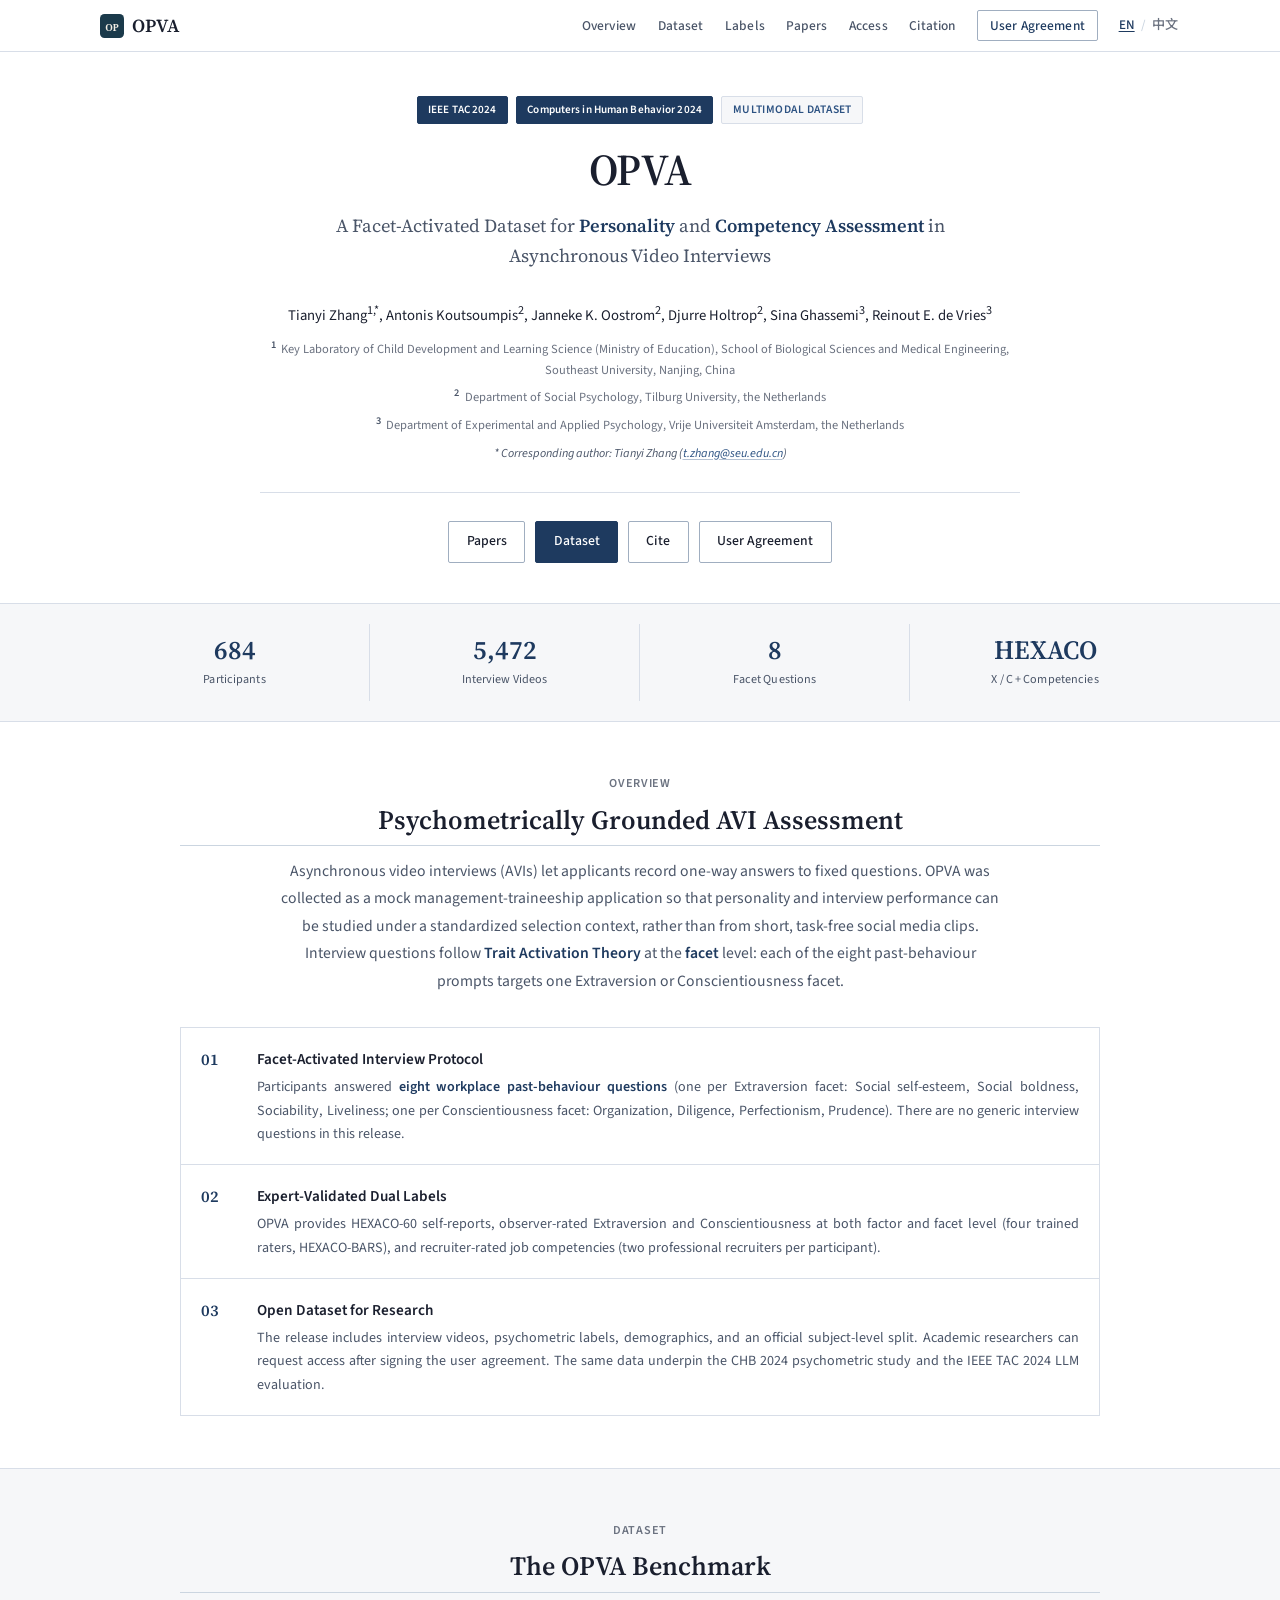
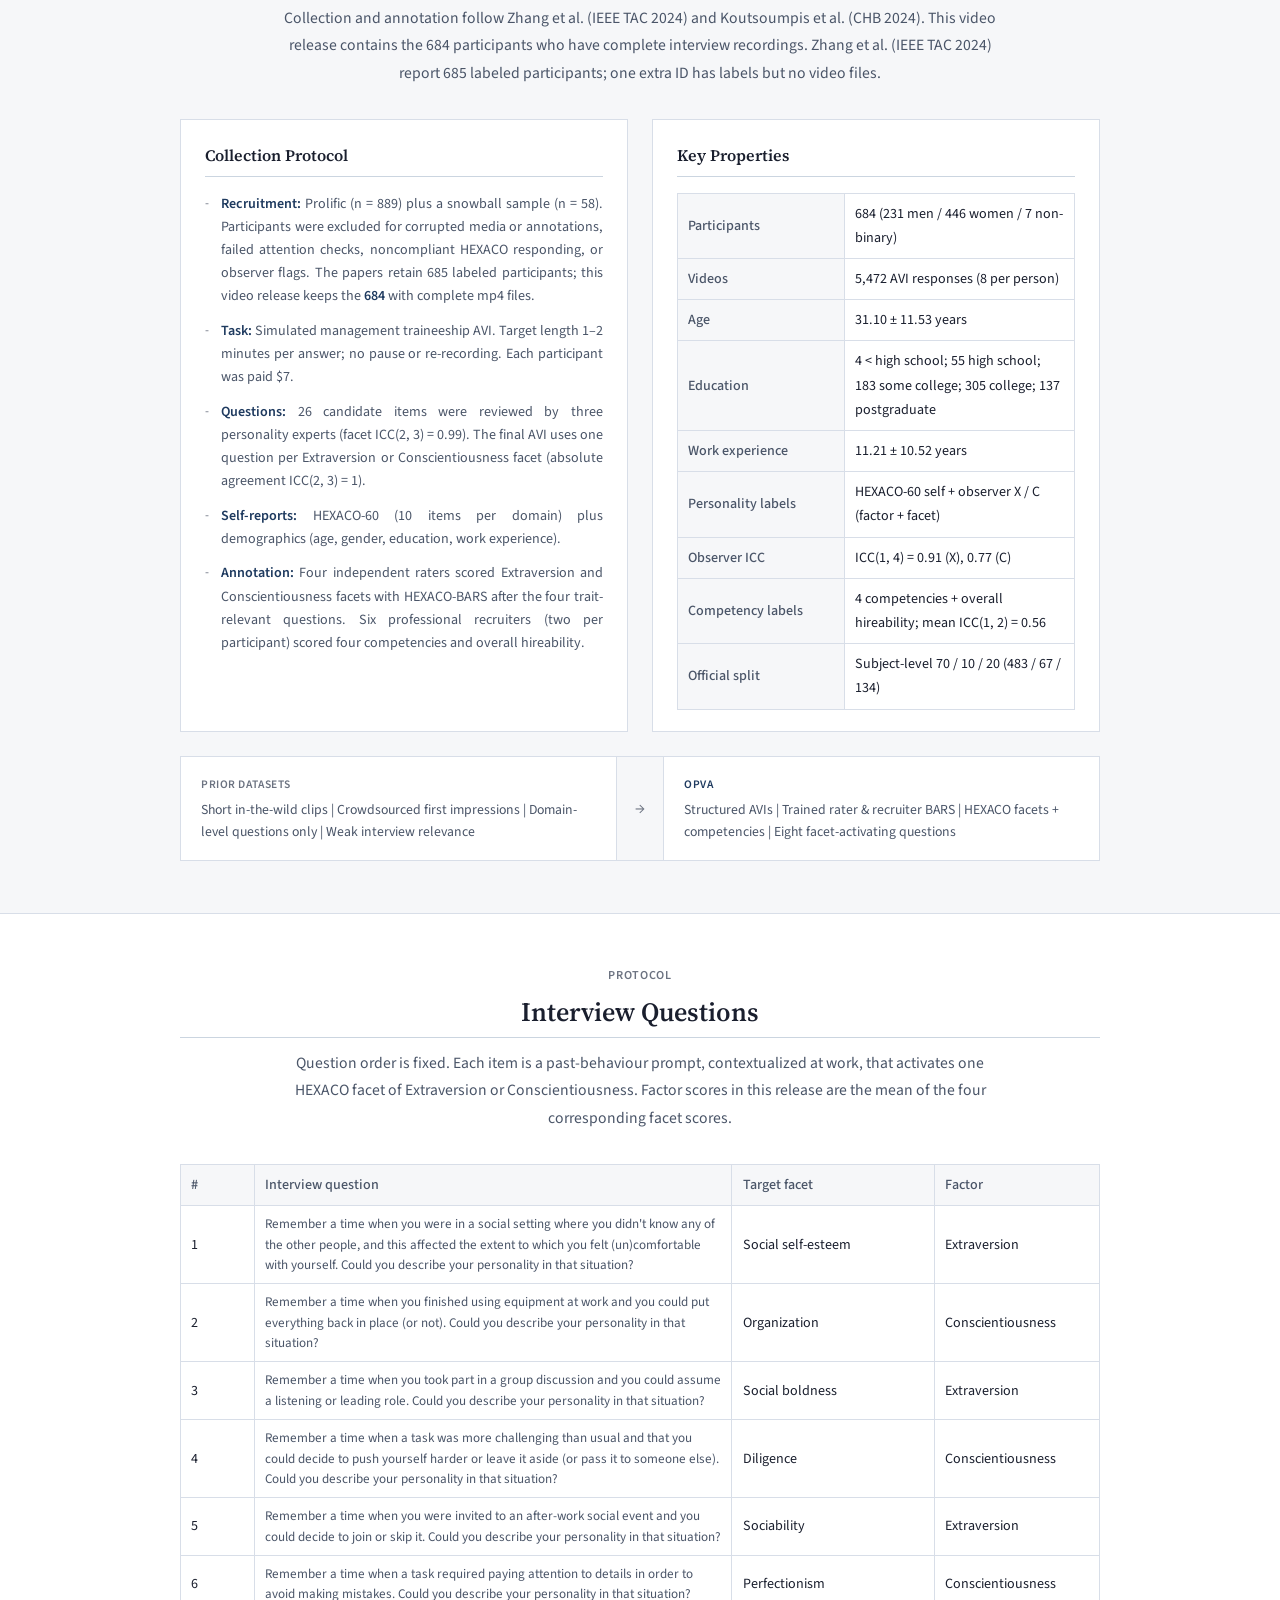
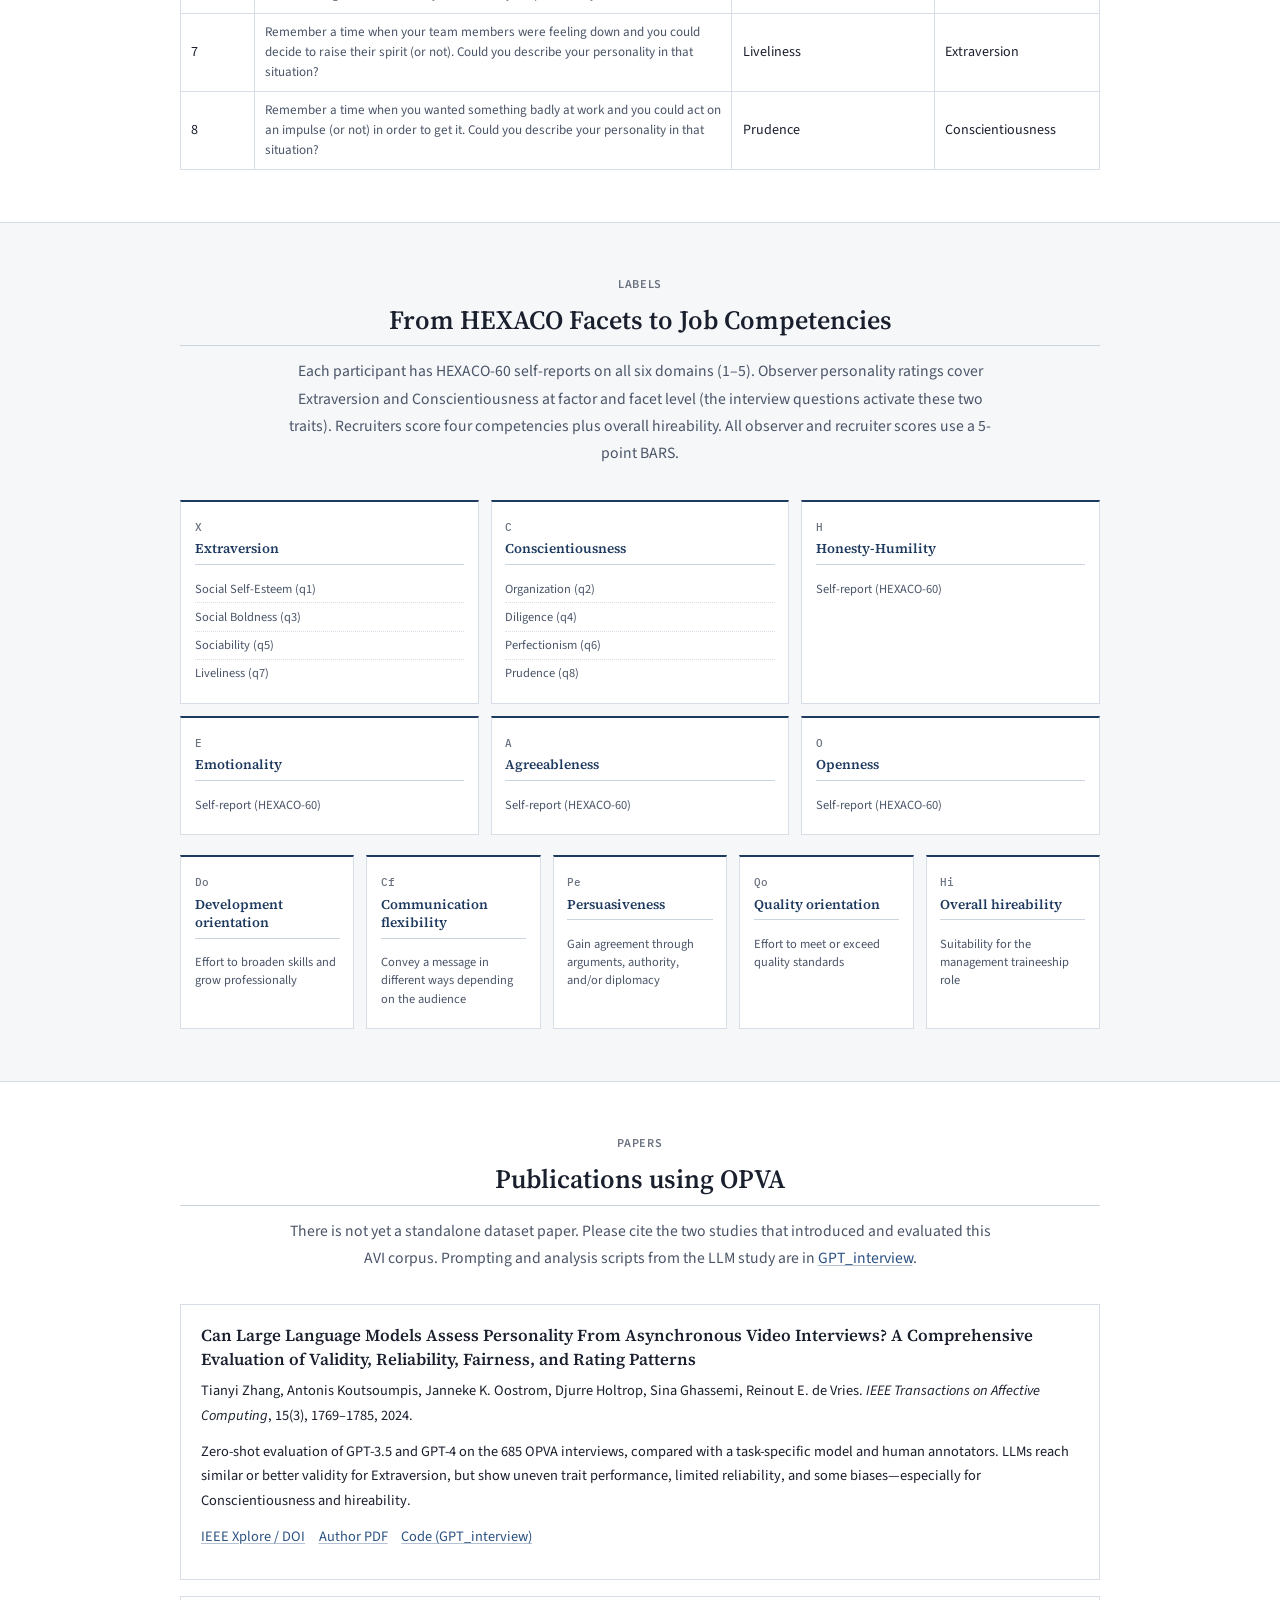
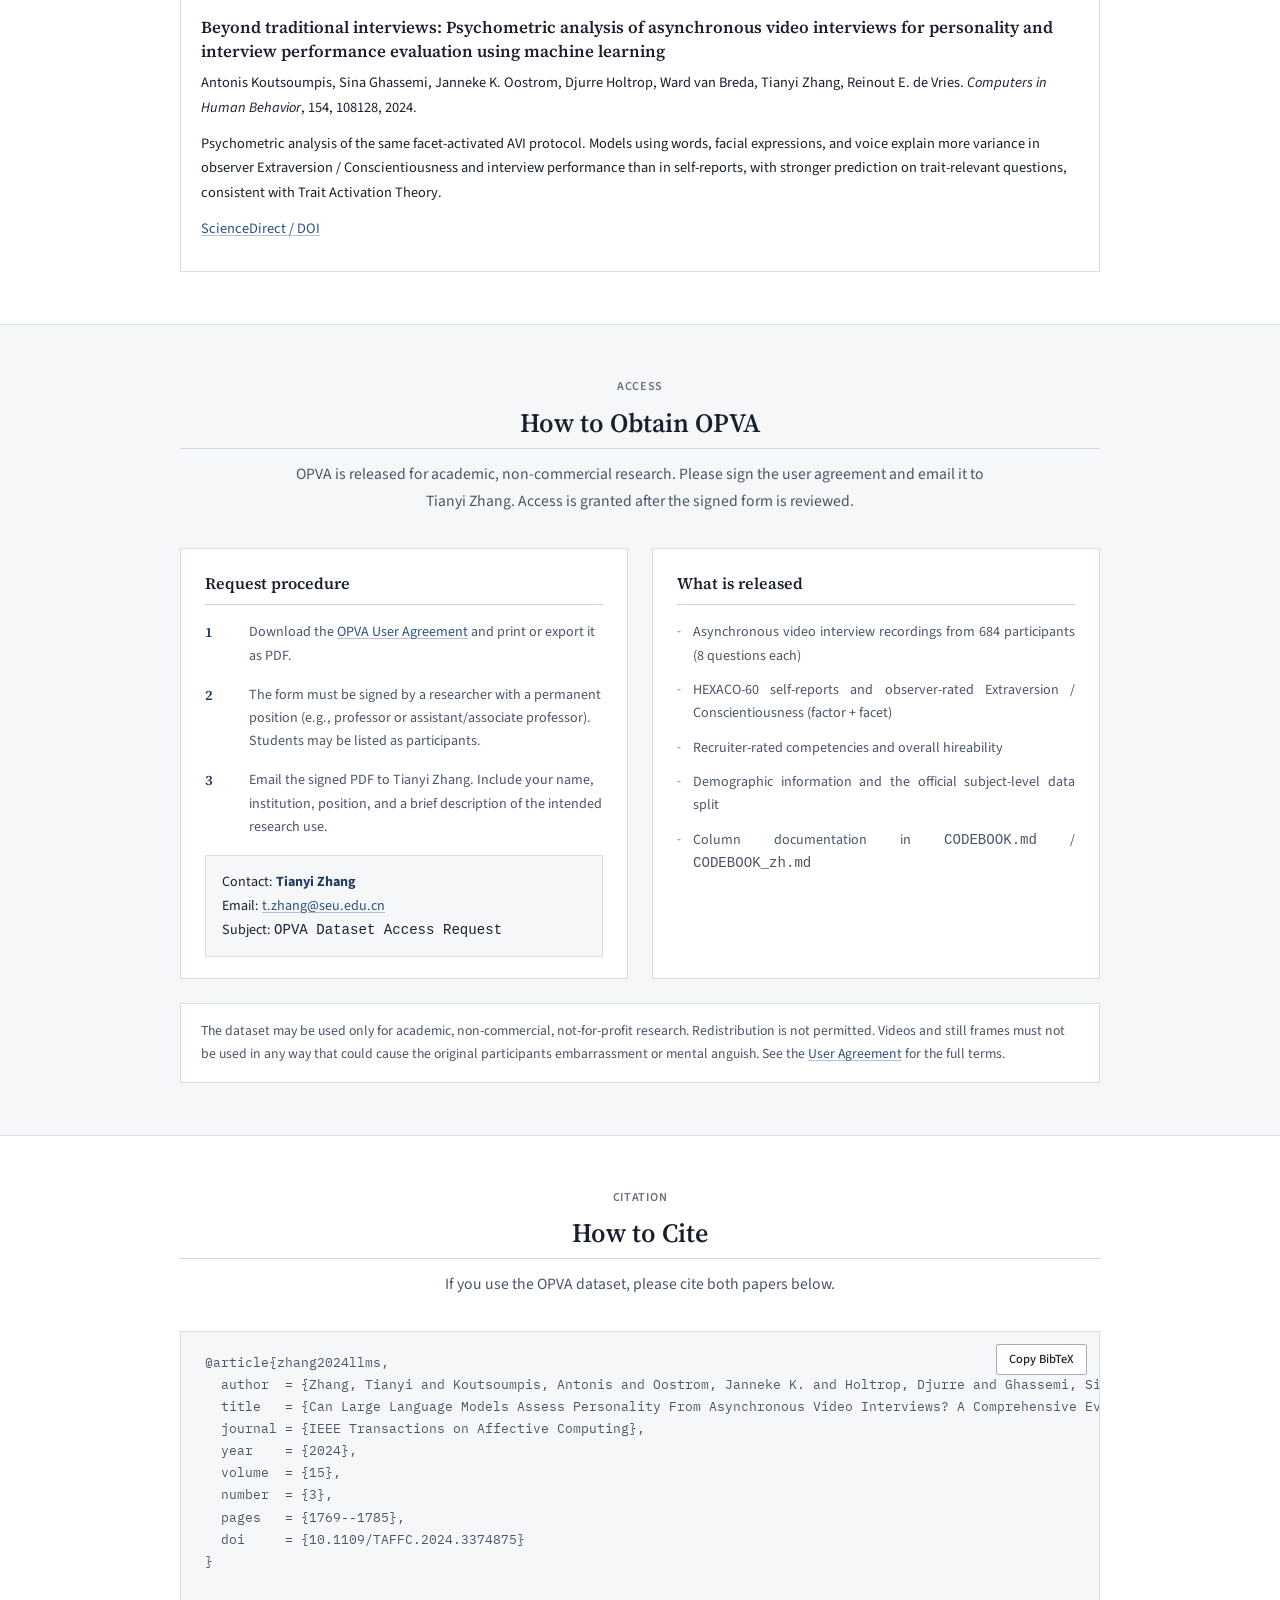
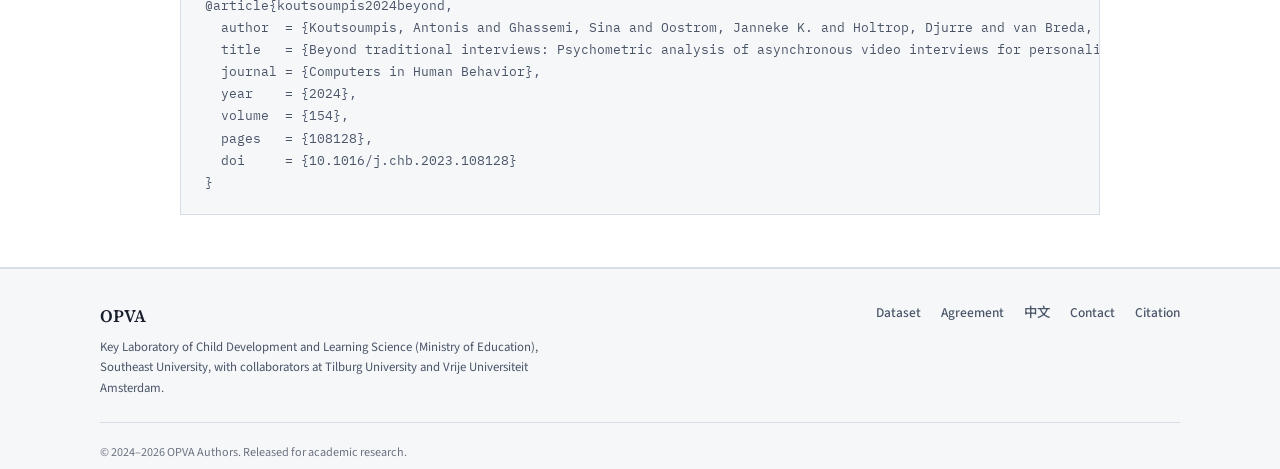
<file: index.html>
<!DOCTYPE html>
<html lang="en">
<head>
  <meta charset="UTF-8">
  <meta name="viewport" content="width=device-width, initial-scale=1.0">
  <title>OPVA - Facet-Activated Dataset for AVI Personality Assessment</title>
  <meta name="description" content="OPVA is a facet-activated dataset for personality and job-related competency assessment from asynchronous video interviews, with 5,472 videos from 684 participants.">
  <link rel="icon" href="favicon.svg" type="image/svg+xml">
  <link rel="alternate" hreflang="en" href="index.html">
  <link rel="alternate" hreflang="zh-CN" href="zh.html">
  <link rel="preconnect" href="https://fonts.googleapis.com">
  <link rel="preconnect" href="https://fonts.gstatic.com" crossorigin>
  <link href="https://fonts.googleapis.com/css2?family=IBM+Plex+Mono:wght@400;500&family=Noto+Sans+SC:wght@400;500;600&family=Noto+Serif+SC:wght@600&family=Source+Sans+3:wght@400;500;600&family=Source+Serif+4:ital,wght@0,400;0,600;1,400&display=swap" rel="stylesheet">
  <link rel="stylesheet" href="static/css/style.css">
</head>
<body>
  <nav class="nav" id="nav">
    <div class="nav-inner">
      <a class="nav-logo" href="index.html">
        <img class="nav-logo-icon" src="favicon.svg" alt="">
        OPVA
      </a>
      <ul class="nav-links" id="nav-links">
        <li><a href="#overview">Overview</a></li>
        <li><a href="#dataset">Dataset</a></li>
        <li><a href="#labels">Labels</a></li>
        <li><a href="#papers">Papers</a></li>
        <li><a href="#access">Access</a></li>
        <li><a href="#citation">Citation</a></li>
        <li><a class="nav-cta" href="user_agreement.html">User Agreement</a></li>
      </ul>
      <div class="nav-lang">
        <a class="lang-active" href="index.html" hreflang="en">EN</a>
        <span class="lang-divider">/</span>
        <a href="zh.html" hreflang="zh-CN">中文</a>
      </div>
      <button class="nav-toggle" id="nav-toggle" aria-expanded="false" aria-label="Open menu">
        <span></span><span></span><span></span>
      </button>
    </div>
  </nav>

  <header class="hero">
    <div class="container hero-content">
      <div class="hero-badges">
        <span class="badge badge-venue">IEEE TAC 2024</span>
        <span class="badge badge-venue">Computers in Human Behavior 2024</span>
        <span class="badge badge-type">Multimodal Dataset</span>
      </div>
      <h1 class="hero-title">OPVA</h1>
      <p class="hero-subtitle">
        A Facet-Activated Dataset for
        <em>Personality</em> and <em>Competency Assessment</em>
        in Asynchronous Video Interviews
      </p>
      <div class="authors">
        <p class="author-list">
          <a href="https://tianyi-zhang-tz.github.io/Tianyi-Zhang-TZ/">Tianyi Zhang</a><sup>1,*</sup>,
          Antonis Koutsoumpis<sup>2</sup>,
          Janneke K. Oostrom<sup>2</sup>,
          Djurre Holtrop<sup>2</sup>,
          Sina Ghassemi<sup>3</sup>,
          Reinout E. de Vries<sup>3</sup>
        </p>
        <div class="affiliations">
          <p><sup>1</sup> Key Laboratory of Child Development and Learning Science (Ministry of Education), School of Biological Sciences and Medical Engineering, Southeast University, Nanjing, China</p>
          <p><sup>2</sup> Department of Social Psychology, Tilburg University, the Netherlands</p>
          <p><sup>3</sup> Department of Experimental and Applied Psychology, Vrije Universiteit Amsterdam, the Netherlands</p>
        </div>
        <p class="corresponding">* Corresponding author: Tianyi Zhang (<a href="mailto:t.zhang@seu.edu.cn">t.zhang@seu.edu.cn</a>)</p>
      </div>
      <div class="hero-actions">
        <a class="btn btn-ghost" href="#papers">Papers</a>
        <a class="btn btn-primary" href="#access">Dataset</a>
        <a class="btn btn-ghost" href="#citation">Cite</a>
        <a class="btn btn-ghost" href="user_agreement.html">User Agreement</a>
      </div>
    </div>
  </header>

  <section class="stats-bar">
    <div class="container-wide stats-grid">
      <div class="stat-card">
        <span class="stat-value">684</span>
        <span class="stat-label">Participants</span>
      </div>
      <div class="stat-card">
        <span class="stat-value">5,472</span>
        <span class="stat-label">Interview Videos</span>
      </div>
      <div class="stat-card">
        <span class="stat-value">8</span>
        <span class="stat-label">Facet Questions</span>
      </div>
      <div class="stat-card">
        <span class="stat-value">HEXACO</span>
        <span class="stat-label">X / C + Competencies</span>
      </div>
    </div>
  </section>

  <section class="section" id="overview">
    <div class="container">
      <div class="section-header">
        <span class="section-tag">Overview</span>
        <h2>Psychometrically Grounded AVI Assessment</h2>
        <p class="section-lead">
          Asynchronous video interviews (AVIs) let applicants record one-way answers to fixed questions.
          OPVA was collected as a mock management-traineeship application so that personality and interview performance
          can be studied under a standardized selection context, rather than from short, task-free social media clips.
          Interview questions follow <strong>Trait Activation Theory</strong> at the <strong>facet</strong> level:
          each of the eight past-behaviour prompts targets one Extraversion or Conscientiousness facet.
        </p>
      </div>

      <div class="highlights">
        <article class="highlight-card">
          <span class="highlight-icon">01</span>
          <h3>Facet-Activated Interview Protocol</h3>
          <p>
            Participants answered
            <span class="key-term">eight workplace past-behaviour questions</span>
            (one per Extraversion facet: Social self-esteem, Social boldness, Sociability, Liveliness;
            one per Conscientiousness facet: Organization, Diligence, Perfectionism, Prudence).
            There are no generic interview questions in this release.
          </p>
        </article>
        <article class="highlight-card">
          <span class="highlight-icon">02</span>
          <h3>Expert-Validated Dual Labels</h3>
          <p>
            OPVA provides HEXACO-60 self-reports, observer-rated Extraversion and Conscientiousness
            at both factor and facet level (four trained raters, HEXACO-BARS),
            and recruiter-rated job competencies (two professional recruiters per participant).
          </p>
        </article>
        <article class="highlight-card">
          <span class="highlight-icon">03</span>
          <h3>Open Dataset for Research</h3>
          <p>
            The release includes interview videos, psychometric labels, demographics,
            and an official subject-level split. Academic researchers can request access after signing the user agreement.
            The same data underpin the CHB 2024 psychometric study and the IEEE TAC 2024 LLM evaluation.
          </p>
        </article>
      </div>
    </div>
  </section>

  <section class="section section-alt" id="dataset">
    <div class="container">
      <div class="section-header">
        <span class="section-tag">Dataset</span>
        <h2>The OPVA Benchmark</h2>
        <p class="section-lead">
          Collection and annotation follow Zhang et al. (IEEE TAC 2024) and Koutsoumpis et al. (CHB 2024).
          This video release contains the 684 participants who have complete interview recordings.
          Zhang et al. (IEEE TAC 2024) report 685 labeled participants; one extra ID has labels but no video files.
        </p>
      </div>

      <div class="dataset-layout">
        <div class="dataset-top">
          <div class="dataset-info">
            <h3>Collection Protocol</h3>
            <ul class="feature-list">
              <li><strong>Recruitment:</strong> Prolific (n = 889) plus a snowball sample (n = 58). Participants were excluded for corrupted media or annotations, failed attention checks, noncompliant HEXACO responding, or observer flags. The papers retain 685 labeled participants; this video release keeps the <strong>684</strong> with complete mp4 files.</li>
              <li><strong>Task:</strong> Simulated management traineeship AVI. Target length 1–2 minutes per answer; no pause or re-recording. Each participant was paid $7.</li>
              <li><strong>Questions:</strong> 26 candidate items were reviewed by three personality experts (facet ICC(2, 3) = 0.99). The final AVI uses one question per Extraversion or Conscientiousness facet (absolute agreement ICC(2, 3) = 1).</li>
              <li><strong>Self-reports:</strong> HEXACO-60 (10 items per domain) plus demographics (age, gender, education, work experience).</li>
              <li><strong>Annotation:</strong> Four independent raters scored Extraversion and Conscientiousness facets with HEXACO-BARS after the four trait-relevant questions. Six professional recruiters (two per participant) scored four competencies and overall hireability.</li>
            </ul>
          </div>
          <div class="dataset-specs">
            <h3>Key Properties</h3>
            <table class="spec-table">
              <tbody>
                <tr><th>Participants</th><td>684 (231 men / 446 women / 7 non-binary)</td></tr>
                <tr><th>Videos</th><td>5,472 AVI responses (8 per person)</td></tr>
                <tr><th>Age</th><td>31.10 ± 11.53 years</td></tr>
                <tr><th>Education</th><td>4 &lt; high school; 55 high school; 183 some college; 305 college; 137 postgraduate</td></tr>
                <tr><th>Work experience</th><td>11.21 ± 10.52 years</td></tr>
                <tr><th>Personality labels</th><td>HEXACO-60 self + observer X / C (factor + facet)</td></tr>
                <tr><th>Observer ICC</th><td>ICC(1, 4) = 0.91 (X), 0.77 (C)</td></tr>
                <tr><th>Competency labels</th><td>4 competencies + overall hireability; mean ICC(1, 2) = 0.56</td></tr>
                <tr><th>Official split</th><td>Subject-level 70 / 10 / 20 (483 / 67 / 134)</td></tr>
              </tbody>
            </table>
          </div>
        </div>

        <div class="comparison-banner">
          <div class="comparison-item comparison-old">
            <span class="comparison-label">Prior datasets</span>
            <p>Short in-the-wild clips | Crowdsourced first impressions | Domain-level questions only | Weak interview relevance</p>
          </div>
          <div class="comparison-arrow" aria-hidden="true">→</div>
          <div class="comparison-item comparison-new">
            <span class="comparison-label">OPVA</span>
            <p>Structured AVIs | Trained rater &amp; recruiter BARS | HEXACO facets + competencies | Eight facet-activating questions</p>
          </div>
        </div>
      </div>
    </div>
  </section>

  <section class="section" id="questions">
    <div class="container">
      <div class="section-header">
        <span class="section-tag">Protocol</span>
        <h2>Interview Questions</h2>
        <p class="section-lead">
          Question order is fixed. Each item is a past-behaviour prompt, contextualized at work,
          that activates one HEXACO facet of Extraversion or Conscientiousness.
          Factor scores in this release are the mean of the four corresponding facet scores.
        </p>
      </div>
      <table class="questions-table">
        <thead>
          <tr>
            <th style="width: 8%">#</th>
            <th>Interview question</th>
            <th style="width: 22%">Target facet</th>
            <th style="width: 18%">Factor</th>
          </tr>
        </thead>
        <tbody>
          <tr>
            <td>1</td>
            <td class="q-text">Remember a time when you were in a social setting where you didn't know any of the other people, and this affected the extent to which you felt (un)comfortable with yourself. Could you describe your personality in that situation?</td>
            <td>Social self-esteem</td>
            <td>Extraversion</td>
          </tr>
          <tr>
            <td>2</td>
            <td class="q-text">Remember a time when you finished using equipment at work and you could put everything back in place (or not). Could you describe your personality in that situation?</td>
            <td>Organization</td>
            <td>Conscientiousness</td>
          </tr>
          <tr>
            <td>3</td>
            <td class="q-text">Remember a time when you took part in a group discussion and you could assume a listening or leading role. Could you describe your personality in that situation?</td>
            <td>Social boldness</td>
            <td>Extraversion</td>
          </tr>
          <tr>
            <td>4</td>
            <td class="q-text">Remember a time when a task was more challenging than usual and that you could decide to push yourself harder or leave it aside (or pass it to someone else). Could you describe your personality in that situation?</td>
            <td>Diligence</td>
            <td>Conscientiousness</td>
          </tr>
          <tr>
            <td>5</td>
            <td class="q-text">Remember a time when you were invited to an after-work social event and you could decide to join or skip it. Could you describe your personality in that situation?</td>
            <td>Sociability</td>
            <td>Extraversion</td>
          </tr>
          <tr>
            <td>6</td>
            <td class="q-text">Remember a time when a task required paying attention to details in order to avoid making mistakes. Could you describe your personality in that situation?</td>
            <td>Perfectionism</td>
            <td>Conscientiousness</td>
          </tr>
          <tr>
            <td>7</td>
            <td class="q-text">Remember a time when your team members were feeling down and you could decide to raise their spirit (or not). Could you describe your personality in that situation?</td>
            <td>Liveliness</td>
            <td>Extraversion</td>
          </tr>
          <tr>
            <td>8</td>
            <td class="q-text">Remember a time when you wanted something badly at work and you could act on an impulse (or not) in order to get it. Could you describe your personality in that situation?</td>
            <td>Prudence</td>
            <td>Conscientiousness</td>
          </tr>
        </tbody>
      </table>
    </div>
  </section>

  <section class="section section-alt" id="labels">
    <div class="container">
      <div class="section-header">
        <span class="section-tag">Labels</span>
        <h2>From HEXACO Facets to Job Competencies</h2>
        <p class="section-lead">
          Each participant has HEXACO-60 self-reports on all six domains (1–5).
          Observer personality ratings cover Extraversion and Conscientiousness at factor and facet level
          (the interview questions activate these two traits). Recruiters score four competencies plus overall hireability.
          All observer and recruiter scores use a 5-point BARS.
        </p>
      </div>

      <div class="traits-grid" style="margin-bottom: 1.25rem;">
        <article class="trait-domain">
          <span class="trait-code">X</span>
          <h3>Extraversion</h3>
          <ul>
            <li>Social Self-Esteem (q1)</li>
            <li>Social Boldness (q3)</li>
            <li>Sociability (q5)</li>
            <li>Liveliness (q7)</li>
          </ul>
        </article>
        <article class="trait-domain">
          <span class="trait-code">C</span>
          <h3>Conscientiousness</h3>
          <ul>
            <li>Organization (q2)</li>
            <li>Diligence (q4)</li>
            <li>Perfectionism (q6)</li>
            <li>Prudence (q8)</li>
          </ul>
        </article>
        <article class="trait-domain">
          <span class="trait-code">H</span>
          <h3>Honesty-Humility</h3>
          <ul>
            <li>Self-report (HEXACO-60)</li>
          </ul>
        </article>
        <article class="trait-domain">
          <span class="trait-code">E</span>
          <h3>Emotionality</h3>
          <ul>
            <li>Self-report (HEXACO-60)</li>
          </ul>
        </article>
        <article class="trait-domain">
          <span class="trait-code">A</span>
          <h3>Agreeableness</h3>
          <ul>
            <li>Self-report (HEXACO-60)</li>
          </ul>
        </article>
        <article class="trait-domain">
          <span class="trait-code">O</span>
          <h3>Openness</h3>
          <ul>
            <li>Self-report (HEXACO-60)</li>
          </ul>
        </article>
      </div>

      <div class="traits-grid traits-grid-5">
        <article class="trait-domain">
          <span class="trait-code">Do</span>
          <h3>Development orientation</h3>
          <ul>
            <li>Effort to broaden skills and grow professionally</li>
          </ul>
        </article>
        <article class="trait-domain">
          <span class="trait-code">Cf</span>
          <h3>Communication flexibility</h3>
          <ul>
            <li>Convey a message in different ways depending on the audience</li>
          </ul>
        </article>
        <article class="trait-domain">
          <span class="trait-code">Pe</span>
          <h3>Persuasiveness</h3>
          <ul>
            <li>Gain agreement through arguments, authority, and/or diplomacy</li>
          </ul>
        </article>
        <article class="trait-domain">
          <span class="trait-code">Qo</span>
          <h3>Quality orientation</h3>
          <ul>
            <li>Effort to meet or exceed quality standards</li>
          </ul>
        </article>
        <article class="trait-domain">
          <span class="trait-code">Hi</span>
          <h3>Overall hireability</h3>
          <ul>
            <li>Suitability for the management traineeship role</li>
          </ul>
        </article>
      </div>
    </div>
  </section>

  <section class="section" id="papers">
    <div class="container">
      <div class="section-header">
        <span class="section-tag">Papers</span>
        <h2>Publications using OPVA</h2>
        <p class="section-lead">
          There is not yet a standalone dataset paper. Please cite the two studies that introduced and evaluated this AVI corpus.
          Prompting and analysis scripts from the LLM study are in
          <a href="https://github.com/Tianyi-Zhang-TZ/GPT_interview">GPT_interview</a>.
        </p>
      </div>
      <div class="pub-list">
        <article class="pub-card">
          <h3>Can Large Language Models Assess Personality From Asynchronous Video Interviews? A Comprehensive Evaluation of Validity, Reliability, Fairness, and Rating Patterns</h3>
          <p class="pub-meta">Tianyi Zhang, Antonis Koutsoumpis, Janneke K. Oostrom, Djurre Holtrop, Sina Ghassemi, Reinout E. de Vries. <em>IEEE Transactions on Affective Computing</em>, 15(3), 1769–1785, 2024.</p>
          <p>
            Zero-shot evaluation of GPT-3.5 and GPT-4 on the 685 OPVA interviews, compared with a task-specific model and human annotators.
            LLMs reach similar or better validity for Extraversion, but show uneven trait performance, limited reliability, and some biases—especially for Conscientiousness and hireability.
          </p>
          <p class="pub-links">
            <a href="https://doi.org/10.1109/TAFFC.2024.3374875">IEEE Xplore / DOI</a>
            <a href="https://tianyi-zhang-tz.github.io/Tianyi-Zhang-TZ/papers/LLMs_Personality.pdf">Author PDF</a>
            <a href="https://github.com/Tianyi-Zhang-TZ/GPT_interview">Code (GPT_interview)</a>
          </p>
        </article>
        <article class="pub-card">
          <h3>Beyond traditional interviews: Psychometric analysis of asynchronous video interviews for personality and interview performance evaluation using machine learning</h3>
          <p class="pub-meta">Antonis Koutsoumpis, Sina Ghassemi, Janneke K. Oostrom, Djurre Holtrop, Ward van Breda, Tianyi Zhang, Reinout E. de Vries. <em>Computers in Human Behavior</em>, 154, 108128, 2024.</p>
          <p>
            Psychometric analysis of the same facet-activated AVI protocol. Models using words, facial expressions, and voice explain more variance in observer Extraversion / Conscientiousness and interview performance than in self-reports, with stronger prediction on trait-relevant questions, consistent with Trait Activation Theory.
          </p>
          <p class="pub-links">
            <a href="https://doi.org/10.1016/j.chb.2023.108128">ScienceDirect / DOI</a>
          </p>
        </article>
      </div>
    </div>
  </section>

  <section class="section section-alt" id="access">
    <div class="container">
      <div class="section-header">
        <span class="section-tag">Access</span>
        <h2>How to Obtain OPVA</h2>
        <p class="section-lead">
          OPVA is released for academic, non-commercial research. Please sign the user agreement and email it to Tianyi Zhang.
          Access is granted after the signed form is reviewed.
        </p>
      </div>

      <div class="access-grid">
        <div class="access-card">
          <h3>Request procedure</h3>
          <ol class="access-steps">
            <li><span class="step-num">1</span><span>Download the <a href="user_agreement.html">OPVA User Agreement</a> and print or export it as PDF.</span></li>
            <li><span class="step-num">2</span><span>The form must be signed by a researcher with a permanent position (e.g., professor or assistant/associate professor). Students may be listed as participants.</span></li>
            <li><span class="step-num">3</span><span>Email the signed PDF to Tianyi Zhang. Include your name, institution, position, and a brief description of the intended research use.</span></li>
          </ol>
          <p class="mail-box">
            Contact: <strong>Tianyi Zhang</strong><br>
            Email: <a href="mailto:t.zhang@seu.edu.cn?subject=OPVA%20Dataset%20Access%20Request">t.zhang@seu.edu.cn</a><br>
            Subject: <code>OPVA Dataset Access Request</code>
          </p>
        </div>
        <div class="access-card">
          <h3>What is released</h3>
          <ul class="feature-list">
            <li>Asynchronous video interview recordings from 684 participants (8 questions each)</li>
            <li>HEXACO-60 self-reports and observer-rated Extraversion / Conscientiousness (factor + facet)</li>
            <li>Recruiter-rated competencies and overall hireability</li>
            <li>Demographic information and the official subject-level data split</li>
            <li>Column documentation in <code>CODEBOOK.md</code> / <code>CODEBOOK_zh.md</code></li>
          </ul>
        </div>
      </div>

      <p class="notice">
        The dataset may be used only for academic, non-commercial, not-for-profit research.
        Redistribution is not permitted. Videos and still frames must not be used in any way that could cause
        the original participants embarrassment or mental anguish. See the
        <a href="user_agreement.html">User Agreement</a> for the full terms.
      </p>
    </div>
  </section>

  <section class="section" id="citation">
    <div class="container">
      <div class="section-header">
        <span class="section-tag">Citation</span>
        <h2>How to Cite</h2>
        <p class="section-lead">
          If you use the OPVA dataset, please cite both papers below.
        </p>
      </div>
      <div class="citation-box">
        <button class="btn btn-copy" id="copy-btn" type="button">
          <span class="copy-text">Copy BibTeX</span>
          <span class="copy-done" hidden>Copied!</span>
        </button>
        <pre class="bibtex" id="bibtex"><code>@article{zhang2024llms,
  author  = {Zhang, Tianyi and Koutsoumpis, Antonis and Oostrom, Janneke K. and Holtrop, Djurre and Ghassemi, Sina and de Vries, Reinout E.},
  title   = {Can Large Language Models Assess Personality From Asynchronous Video Interviews? A Comprehensive Evaluation of Validity, Reliability, Fairness, and Rating Patterns},
  journal = {IEEE Transactions on Affective Computing},
  year    = {2024},
  volume  = {15},
  number  = {3},
  pages   = {1769--1785},
  doi     = {10.1109/TAFFC.2024.3374875}
}

@article{koutsoumpis2024beyond,
  author  = {Koutsoumpis, Antonis and Ghassemi, Sina and Oostrom, Janneke K. and Holtrop, Djurre and van Breda, Ward and Zhang, Tianyi and de Vries, Reinout E.},
  title   = {Beyond traditional interviews: Psychometric analysis of asynchronous video interviews for personality and interview performance evaluation using machine learning},
  journal = {Computers in Human Behavior},
  year    = {2024},
  volume  = {154},
  pages   = {108128},
  doi     = {10.1016/j.chb.2023.108128}
}</code></pre>
      </div>
    </div>
  </section>

  <footer class="footer">
    <div class="container-wide footer-inner">
      <div class="footer-brand">
        <span class="footer-logo">OPVA</span>
        <p>Key Laboratory of Child Development and Learning Science (Ministry of Education), Southeast University, with collaborators at Tilburg University and Vrije Universiteit Amsterdam.</p>
      </div>
      <div class="footer-links">
        <a href="#access">Dataset</a>
        <a href="user_agreement.html">Agreement</a>
        <a href="zh.html" hreflang="zh-CN">中文</a>
        <a href="mailto:t.zhang@seu.edu.cn">Contact</a>
        <a href="#citation">Citation</a>
      </div>
      <p class="footer-copy">
        © 2024–2026 OPVA Authors. Released for academic research.
      </p>
    </div>
  </footer>

  <script src="static/js/main.js"></script>
</body>
</html>
</file>
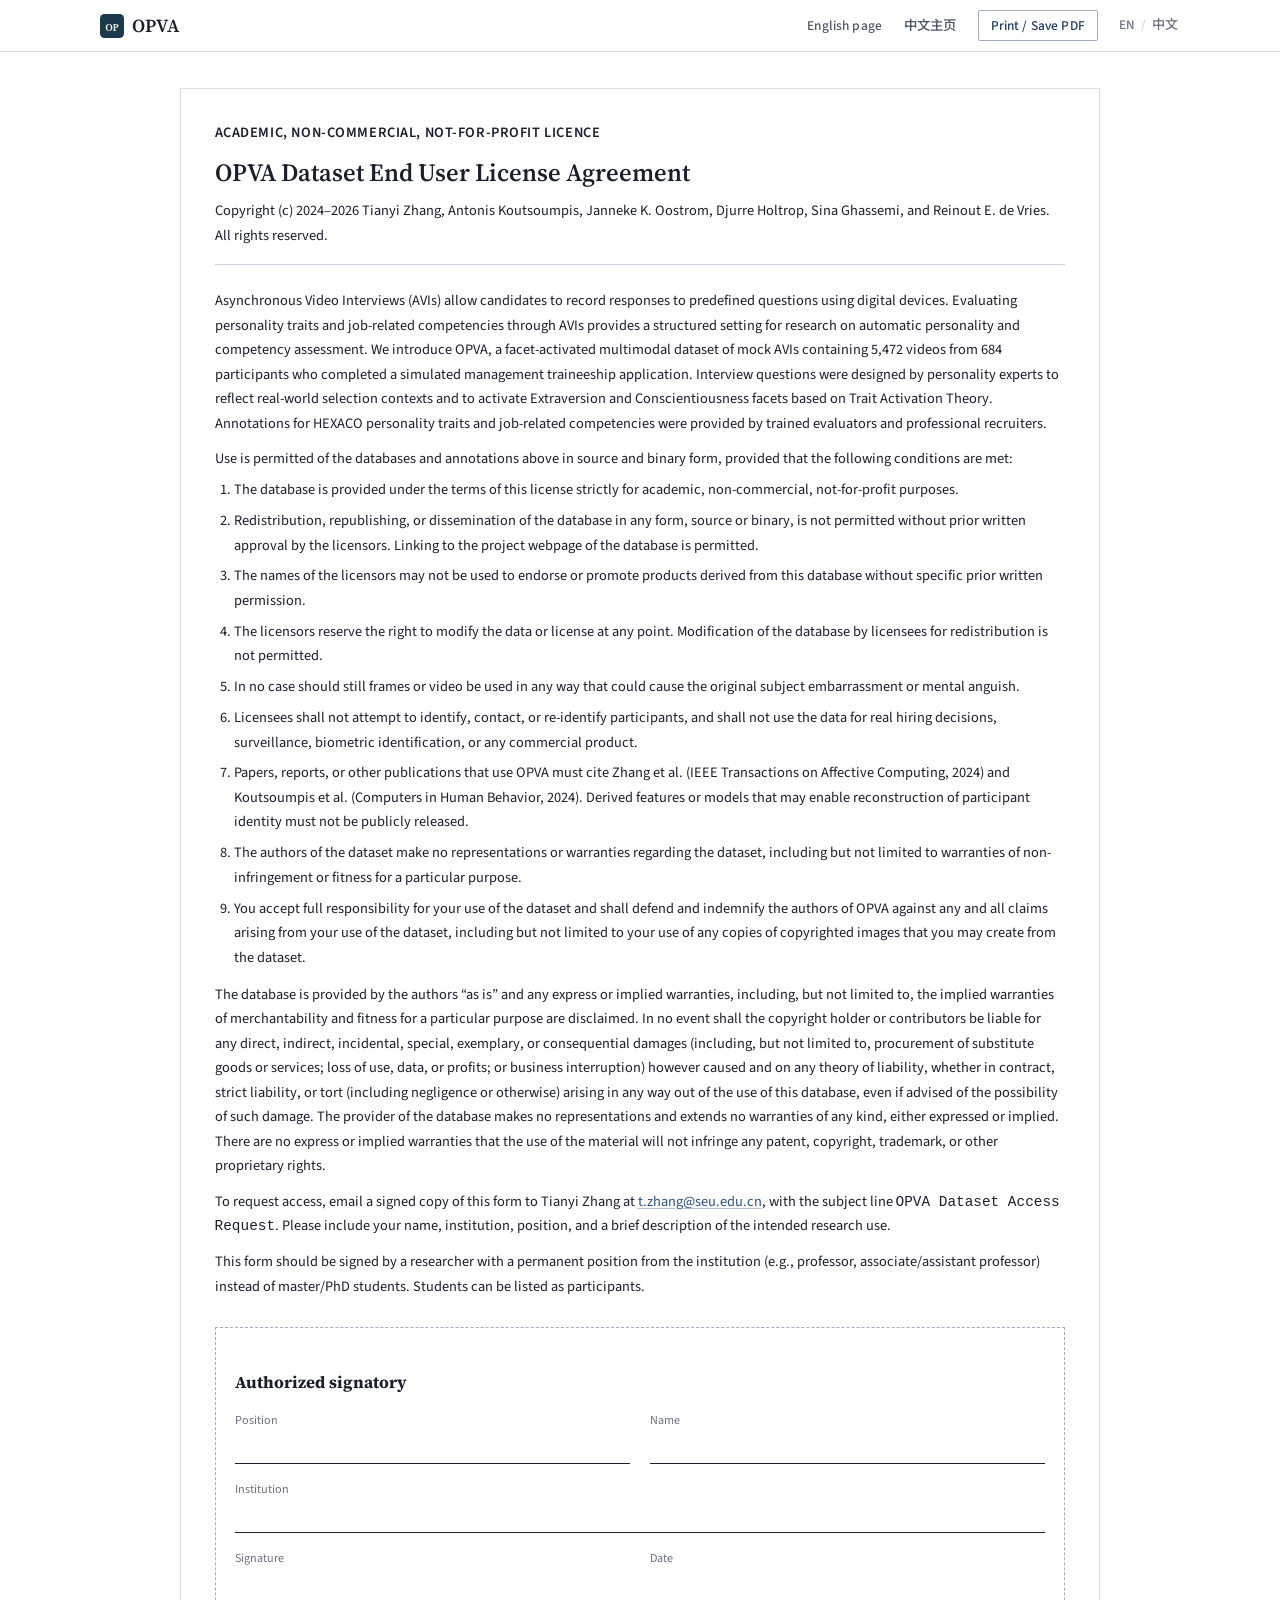
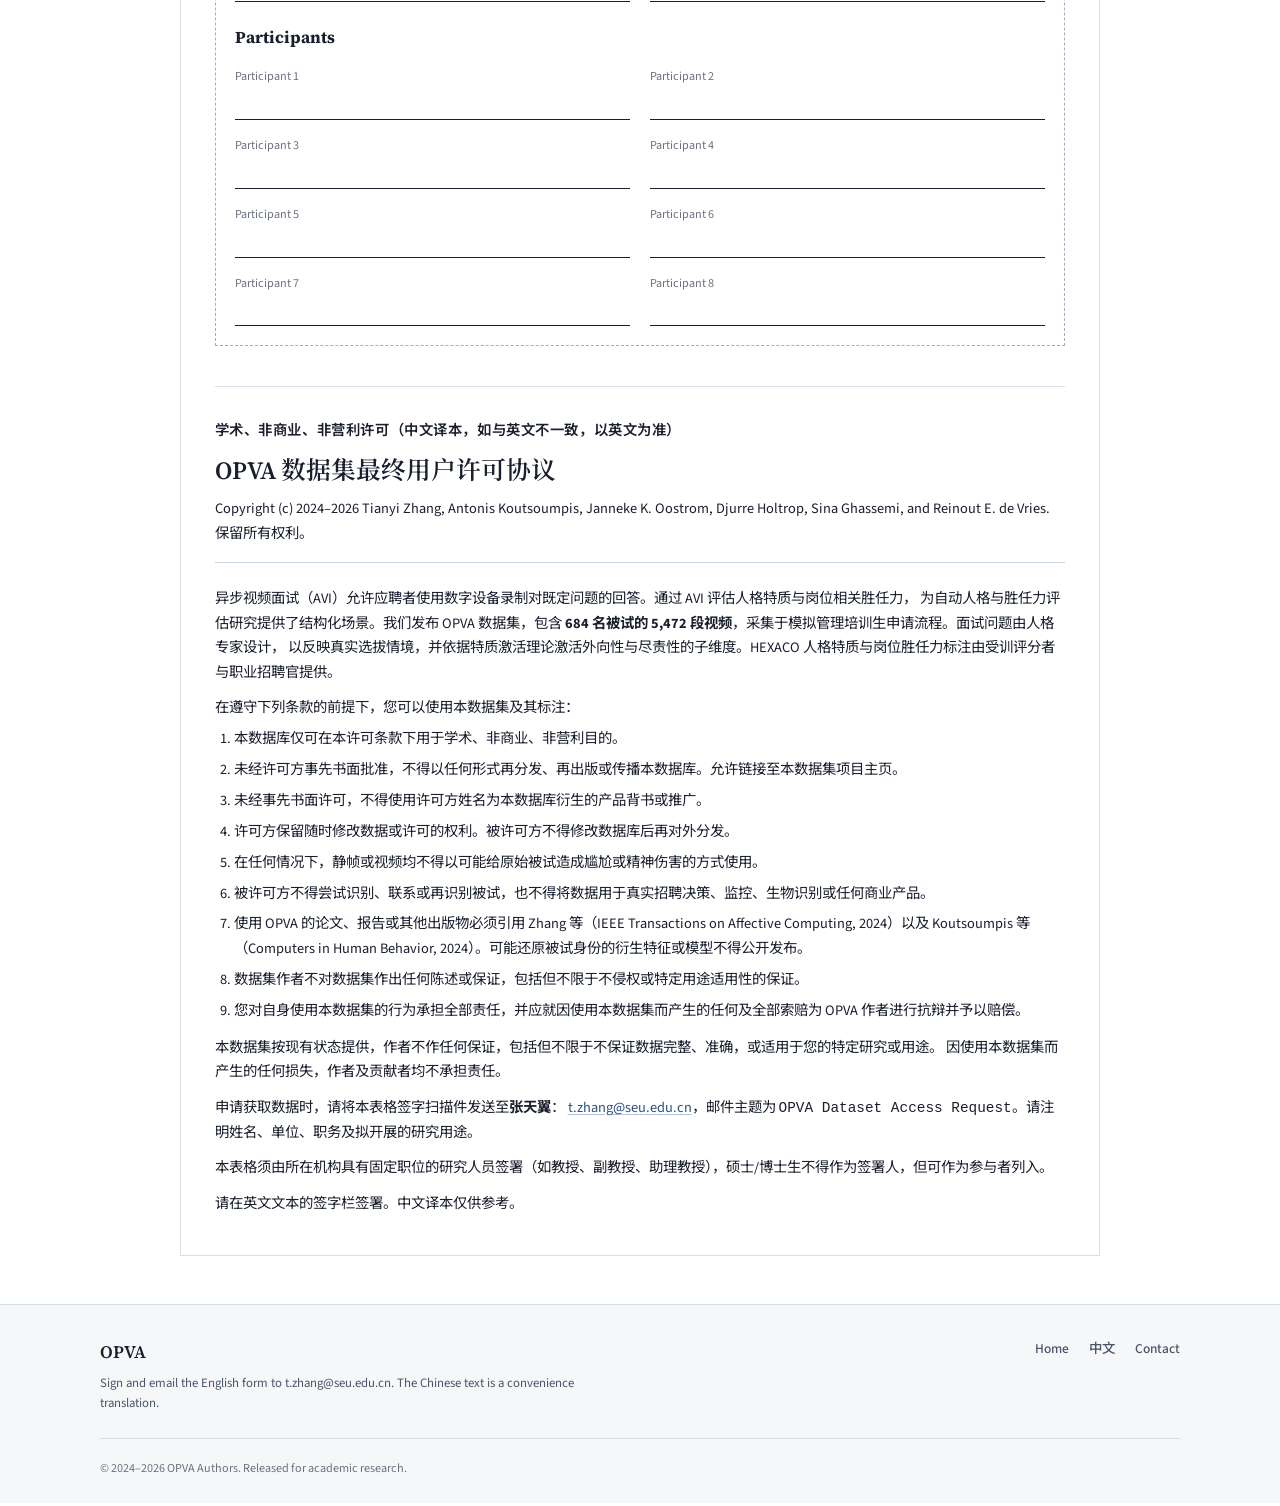
<file: user_agreement.html>
<!DOCTYPE html>
<html lang="en">
<head>
  <meta charset="UTF-8">
  <meta name="viewport" content="width=device-width, initial-scale=1.0">
  <title>OPVA User Agreement</title>
  <link rel="icon" href="favicon.svg" type="image/svg+xml">
  <link rel="preconnect" href="https://fonts.googleapis.com">
  <link rel="preconnect" href="https://fonts.gstatic.com" crossorigin>
  <link href="https://fonts.googleapis.com/css2?family=IBM+Plex+Mono:wght@400;500&family=Noto+Sans+SC:wght@400;500;600&family=Noto+Serif+SC:wght@600&family=Source+Sans+3:wght@400;500;600&family=Source+Serif+4:ital,wght@0,400;0,600;1,400&display=swap" rel="stylesheet">
  <link rel="stylesheet" href="static/css/style.css">
</head>
<body>
  <nav class="nav no-print" id="nav">
    <div class="nav-inner">
      <a class="nav-logo" href="index.html">
        <img class="nav-logo-icon" src="favicon.svg" alt="">
        OPVA
      </a>
      <ul class="nav-links" id="nav-links">
        <li><a href="index.html">English page</a></li>
        <li><a href="zh.html">中文主页</a></li>
        <li><a class="nav-cta" href="#" onclick="window.print(); return false;">Print / Save PDF</a></li>
      </ul>
      <div class="nav-lang">
        <a href="index.html" hreflang="en">EN</a>
        <span class="lang-divider">/</span>
        <a href="zh.html" hreflang="zh-CN">中文</a>
      </div>
      <button class="nav-toggle" id="nav-toggle" aria-expanded="false" aria-label="Open menu">
        <span></span><span></span><span></span>
      </button>
    </div>
  </nav>

  <main class="agreement-page">
    <div class="container">
      <article class="agreement-doc">
        <section class="lang-panel" lang="en">
          <p class="agreement-kicker">Academic, non-commercial, not-for-profit licence</p>
          <h1>OPVA Dataset End User License Agreement</h1>
          <p class="agreement-meta">
            Copyright (c) 2024–2026 Tianyi Zhang, Antonis Koutsoumpis, Janneke K. Oostrom, Djurre Holtrop, Sina Ghassemi, and Reinout E. de Vries.
            All rights reserved.
          </p>

          <p>
            Asynchronous Video Interviews (AVIs) allow candidates to record responses to predefined questions using digital devices.
            Evaluating personality traits and job-related competencies through AVIs provides a structured setting for research on
            automatic personality and competency assessment. We introduce OPVA, a facet-activated multimodal dataset
            of mock AVIs containing 5,472 videos from 684 participants who completed a simulated management traineeship application.
            Interview questions were designed by personality experts to reflect real-world selection contexts and to activate Extraversion
            and Conscientiousness facets based on Trait Activation Theory. Annotations for HEXACO personality traits and job-related
            competencies were provided by trained evaluators and professional recruiters.
          </p>

          <p>Use is permitted of the databases and annotations above in source and binary form, provided that the following conditions are met:</p>
          <ol>
            <li>The database is provided under the terms of this license strictly for academic, non-commercial, not-for-profit purposes.</li>
            <li>Redistribution, republishing, or dissemination of the database in any form, source or binary, is not permitted without prior written approval by the licensors. Linking to the project webpage of the database is permitted.</li>
            <li>The names of the licensors may not be used to endorse or promote products derived from this database without specific prior written permission.</li>
            <li>The licensors reserve the right to modify the data or license at any point. Modification of the database by licensees for redistribution is not permitted.</li>
            <li>In no case should still frames or video be used in any way that could cause the original subject embarrassment or mental anguish.</li>
            <li>Licensees shall not attempt to identify, contact, or re-identify participants, and shall not use the data for real hiring decisions, surveillance, biometric identification, or any commercial product.</li>
            <li>Papers, reports, or other publications that use OPVA must cite Zhang et al. (IEEE Transactions on Affective Computing, 2024) and Koutsoumpis et al. (Computers in Human Behavior, 2024). Derived features or models that may enable reconstruction of participant identity must not be publicly released.</li>
            <li>The authors of the dataset make no representations or warranties regarding the dataset, including but not limited to warranties of non-infringement or fitness for a particular purpose.</li>
            <li>You accept full responsibility for your use of the dataset and shall defend and indemnify the authors of OPVA against any and all claims arising from your use of the dataset, including but not limited to your use of any copies of copyrighted images that you may create from the dataset.</li>
          </ol>

          <p>
            The database is provided by the authors “as is” and any express or implied warranties, including, but not limited to, the implied warranties
            of merchantability and fitness for a particular purpose are disclaimed. In no event shall the copyright holder or contributors be liable for
            any direct, indirect, incidental, special, exemplary, or consequential damages (including, but not limited to, procurement of substitute goods
            or services; loss of use, data, or profits; or business interruption) however caused and on any theory of liability, whether in contract,
            strict liability, or tort (including negligence or otherwise) arising in any way out of the use of this database, even if advised of the
            possibility of such damage. The provider of the database makes no representations and extends no warranties of any kind, either expressed or implied.
            There are no express or implied warranties that the use of the material will not infringe any patent, copyright, trademark, or other proprietary rights.
          </p>

          <p>
            To request access, email a signed copy of this form to Tianyi Zhang at
            <a href="mailto:t.zhang@seu.edu.cn?subject=OPVA%20Dataset%20Access%20Request">t.zhang@seu.edu.cn</a>,
            with the subject line <code>OPVA Dataset Access Request</code>.
            Please include your name, institution, position, and a brief description of the intended research use.
          </p>
          <p>
            This form should be signed by a researcher with a permanent position from the institution (e.g., professor, associate/assistant professor)
            instead of master/PhD students. Students can be listed as participants.
          </p>

          <div class="sign-block">
            <h2>Authorized signatory</h2>
            <div class="sign-grid">
              <div class="sign-field"><span>Position</span><div class="sign-line"></div></div>
              <div class="sign-field"><span>Name</span><div class="sign-line"></div></div>
              <div class="sign-field wide"><span>Institution</span><div class="sign-line"></div></div>
              <div class="sign-field"><span>Signature</span><div class="sign-line"></div></div>
              <div class="sign-field"><span>Date</span><div class="sign-line"></div></div>
            </div>
            <h2>Participants</h2>
            <div class="sign-grid">
              <div class="sign-field"><span>Participant 1</span><div class="sign-line"></div></div>
              <div class="sign-field"><span>Participant 2</span><div class="sign-line"></div></div>
              <div class="sign-field"><span>Participant 3</span><div class="sign-line"></div></div>
              <div class="sign-field"><span>Participant 4</span><div class="sign-line"></div></div>
              <div class="sign-field"><span>Participant 5</span><div class="sign-line"></div></div>
              <div class="sign-field"><span>Participant 6</span><div class="sign-line"></div></div>
              <div class="sign-field"><span>Participant 7</span><div class="sign-line"></div></div>
              <div class="sign-field"><span>Participant 8</span><div class="sign-line"></div></div>
            </div>
          </div>
        </section>

        <section class="lang-panel lang-zh" lang="zh-CN">
          <p class="agreement-kicker">学术、非商业、非营利许可（中文译本，如与英文不一致，以英文为准）</p>
          <h1>OPVA 数据集最终用户许可协议</h1>
          <p class="agreement-meta">
            Copyright (c) 2024–2026 Tianyi Zhang, Antonis Koutsoumpis, Janneke K. Oostrom, Djurre Holtrop, Sina Ghassemi, and Reinout E. de Vries.
            保留所有权利。
          </p>

          <p>
            异步视频面试（AVI）允许应聘者使用数字设备录制对既定问题的回答。通过 AVI 评估人格特质与岗位相关胜任力，
            为自动人格与胜任力评估研究提供了结构化场景。我们发布 OPVA 数据集，包含
            <strong>684 名被试的 5,472 段视频</strong>，采集于模拟管理培训生申请流程。面试问题由人格专家设计，
            以反映真实选拔情境，并依据特质激活理论激活外向性与尽责性的子维度。HEXACO 人格特质与岗位胜任力标注由受训评分者与职业招聘官提供。
          </p>

          <p>在遵守下列条款的前提下，您可以使用本数据集及其标注：</p>
          <ol>
            <li>本数据库仅可在本许可条款下用于学术、非商业、非营利目的。</li>
            <li>未经许可方事先书面批准，不得以任何形式再分发、再出版或传播本数据库。允许链接至本数据集项目主页。</li>
            <li>未经事先书面许可，不得使用许可方姓名为本数据库衍生的产品背书或推广。</li>
            <li>许可方保留随时修改数据或许可的权利。被许可方不得修改数据库后再对外分发。</li>
            <li>在任何情况下，静帧或视频均不得以可能给原始被试造成尴尬或精神伤害的方式使用。</li>
            <li>被许可方不得尝试识别、联系或再识别被试，也不得将数据用于真实招聘决策、监控、生物识别或任何商业产品。</li>
            <li>使用 OPVA 的论文、报告或其他出版物必须引用 Zhang 等（IEEE Transactions on Affective Computing, 2024）以及 Koutsoumpis 等（Computers in Human Behavior, 2024）。可能还原被试身份的衍生特征或模型不得公开发布。</li>
            <li>数据集作者不对数据集作出任何陈述或保证，包括但不限于不侵权或特定用途适用性的保证。</li>
            <li>您对自身使用本数据集的行为承担全部责任，并应就因使用本数据集而产生的任何及全部索赔为 OPVA 作者进行抗辩并予以赔偿。</li>
          </ol>

          <p>
            本数据集按现有状态提供，作者不作任何保证，包括但不限于不保证数据完整、准确，或适用于您的特定研究或用途。
            因使用本数据集而产生的任何损失，作者及贡献者均不承担责任。
          </p>
          <p>
            申请获取数据时，请将本表格签字扫描件发送至<strong>张天翼</strong>：
            <a href="mailto:t.zhang@seu.edu.cn?subject=OPVA%20Dataset%20Access%20Request">t.zhang@seu.edu.cn</a>，邮件主题为
            <code>OPVA Dataset Access Request</code>。请注明姓名、单位、职务及拟开展的研究用途。
          </p>
          <p>
            本表格须由所在机构具有固定职位的研究人员签署（如教授、副教授、助理教授），硕士/博士生不得作为签署人，但可作为参与者列入。
          </p>
          <p>请在英文文本的签字栏签署。中文译本仅供参考。</p>
        </section>
      </article>
    </div>
  </main>

  <footer class="footer no-print">
    <div class="container-wide footer-inner">
      <div class="footer-brand">
        <span class="footer-logo">OPVA</span>
        <p>Sign and email the English form to t.zhang@seu.edu.cn. The Chinese text is a convenience translation.</p>
      </div>
      <div class="footer-links">
        <a href="index.html">Home</a>
        <a href="zh.html">中文</a>
        <a href="mailto:t.zhang@seu.edu.cn">Contact</a>
      </div>
      <p class="footer-copy">© 2024–2026 OPVA Authors. Released for academic research.</p>
    </div>
  </footer>

  <script src="static/js/main.js"></script>
</body>
</html>
</file>
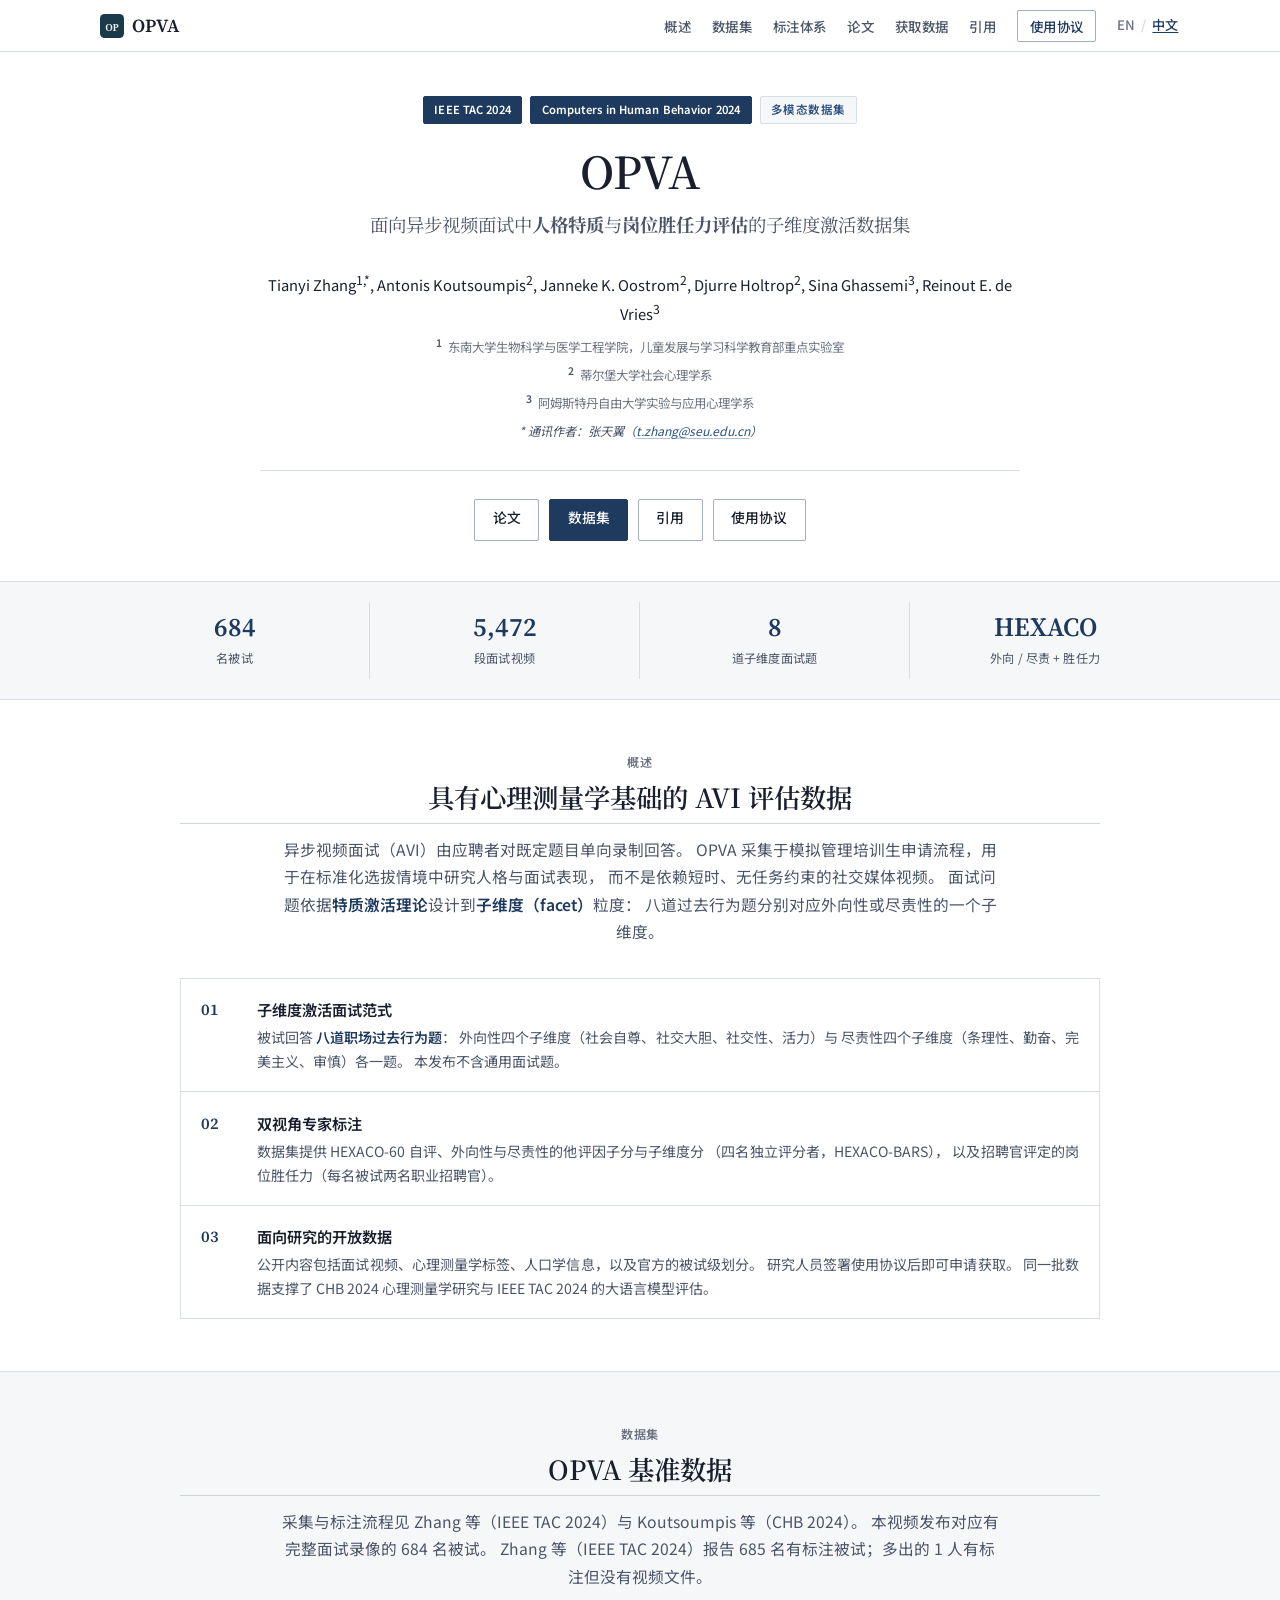
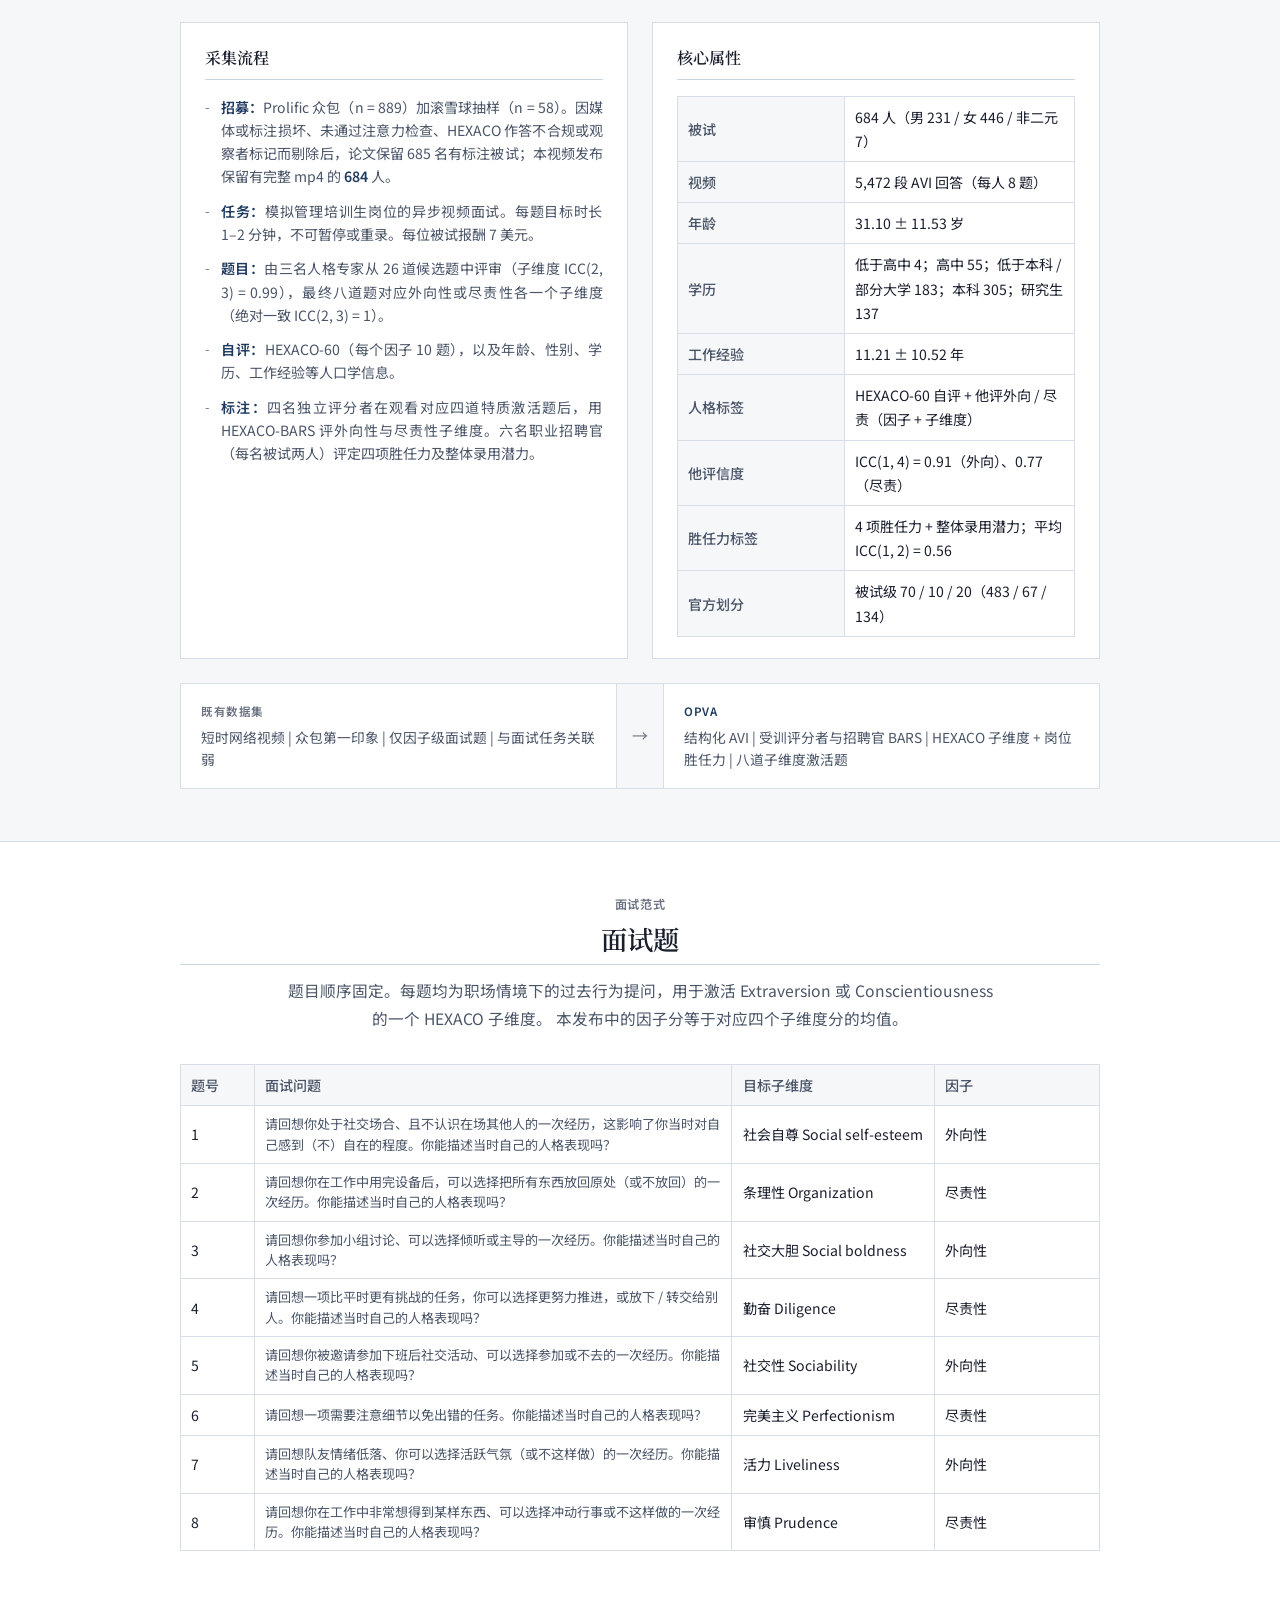
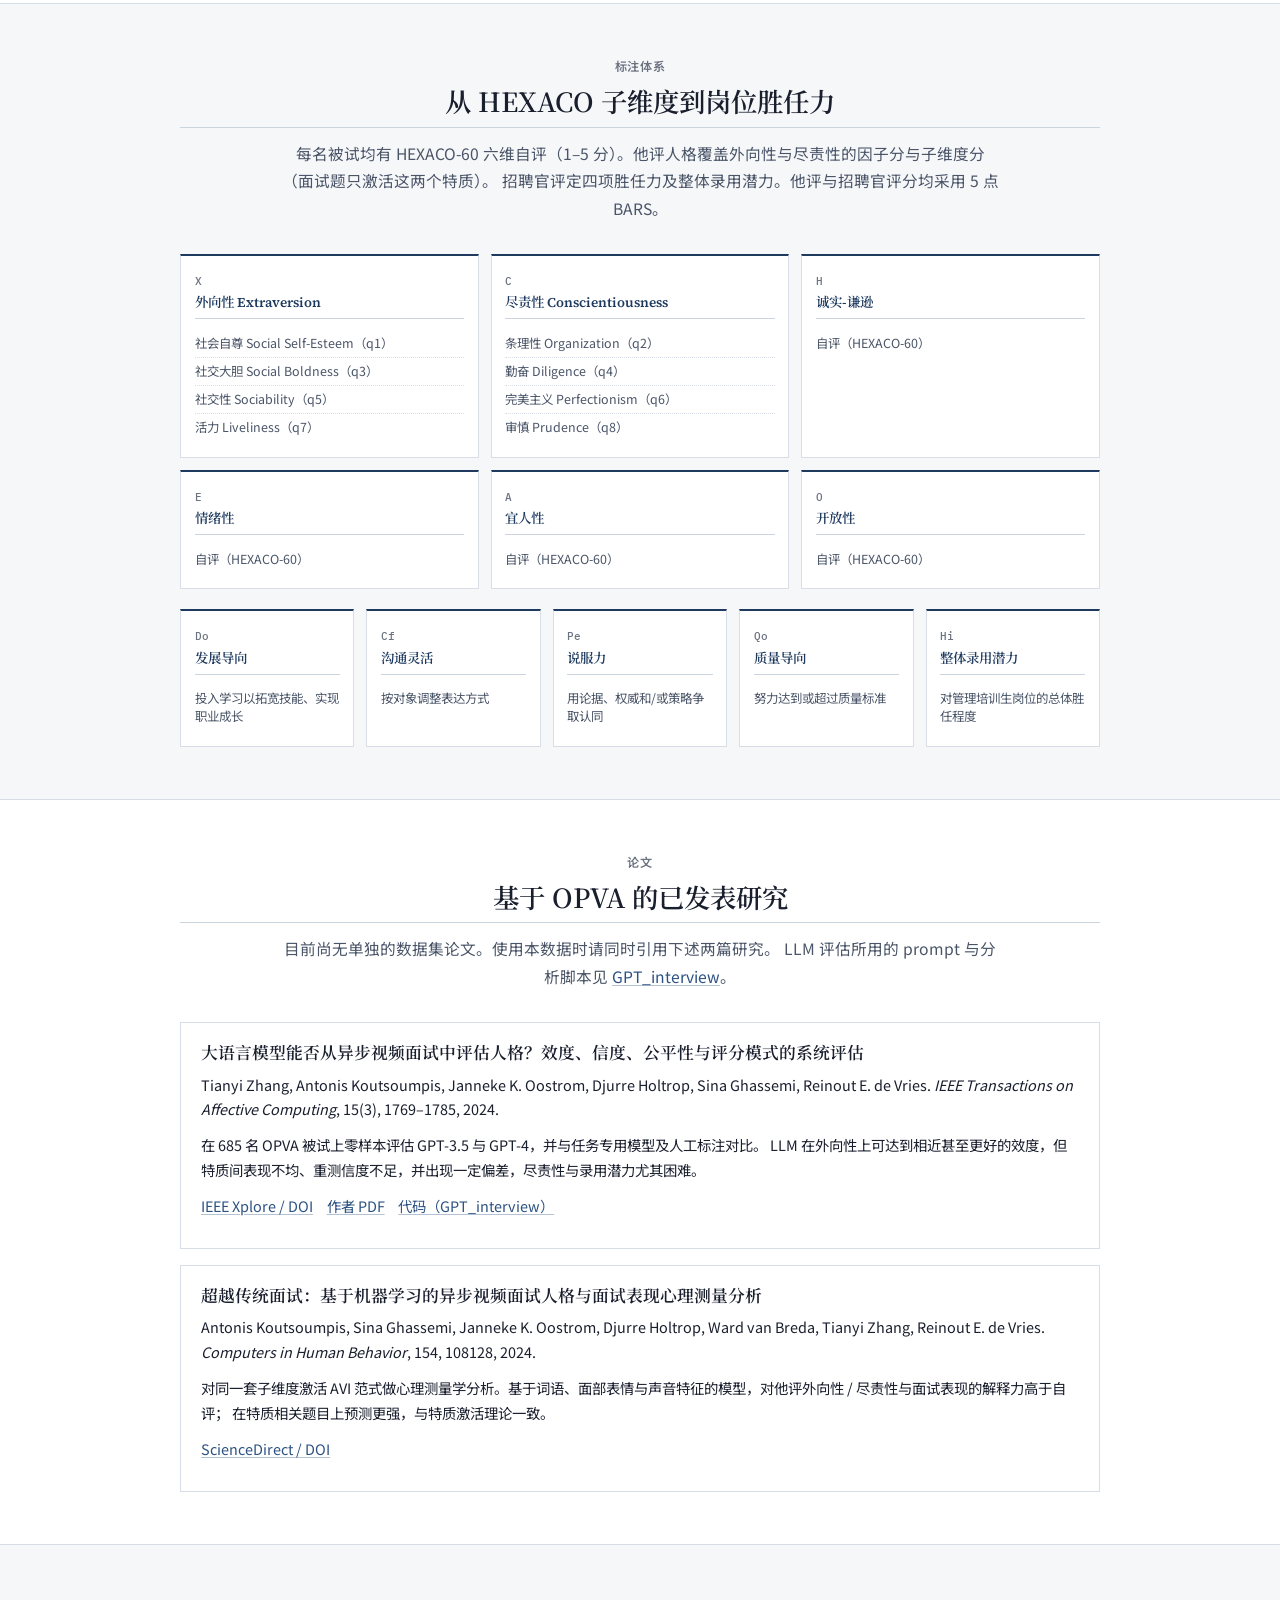
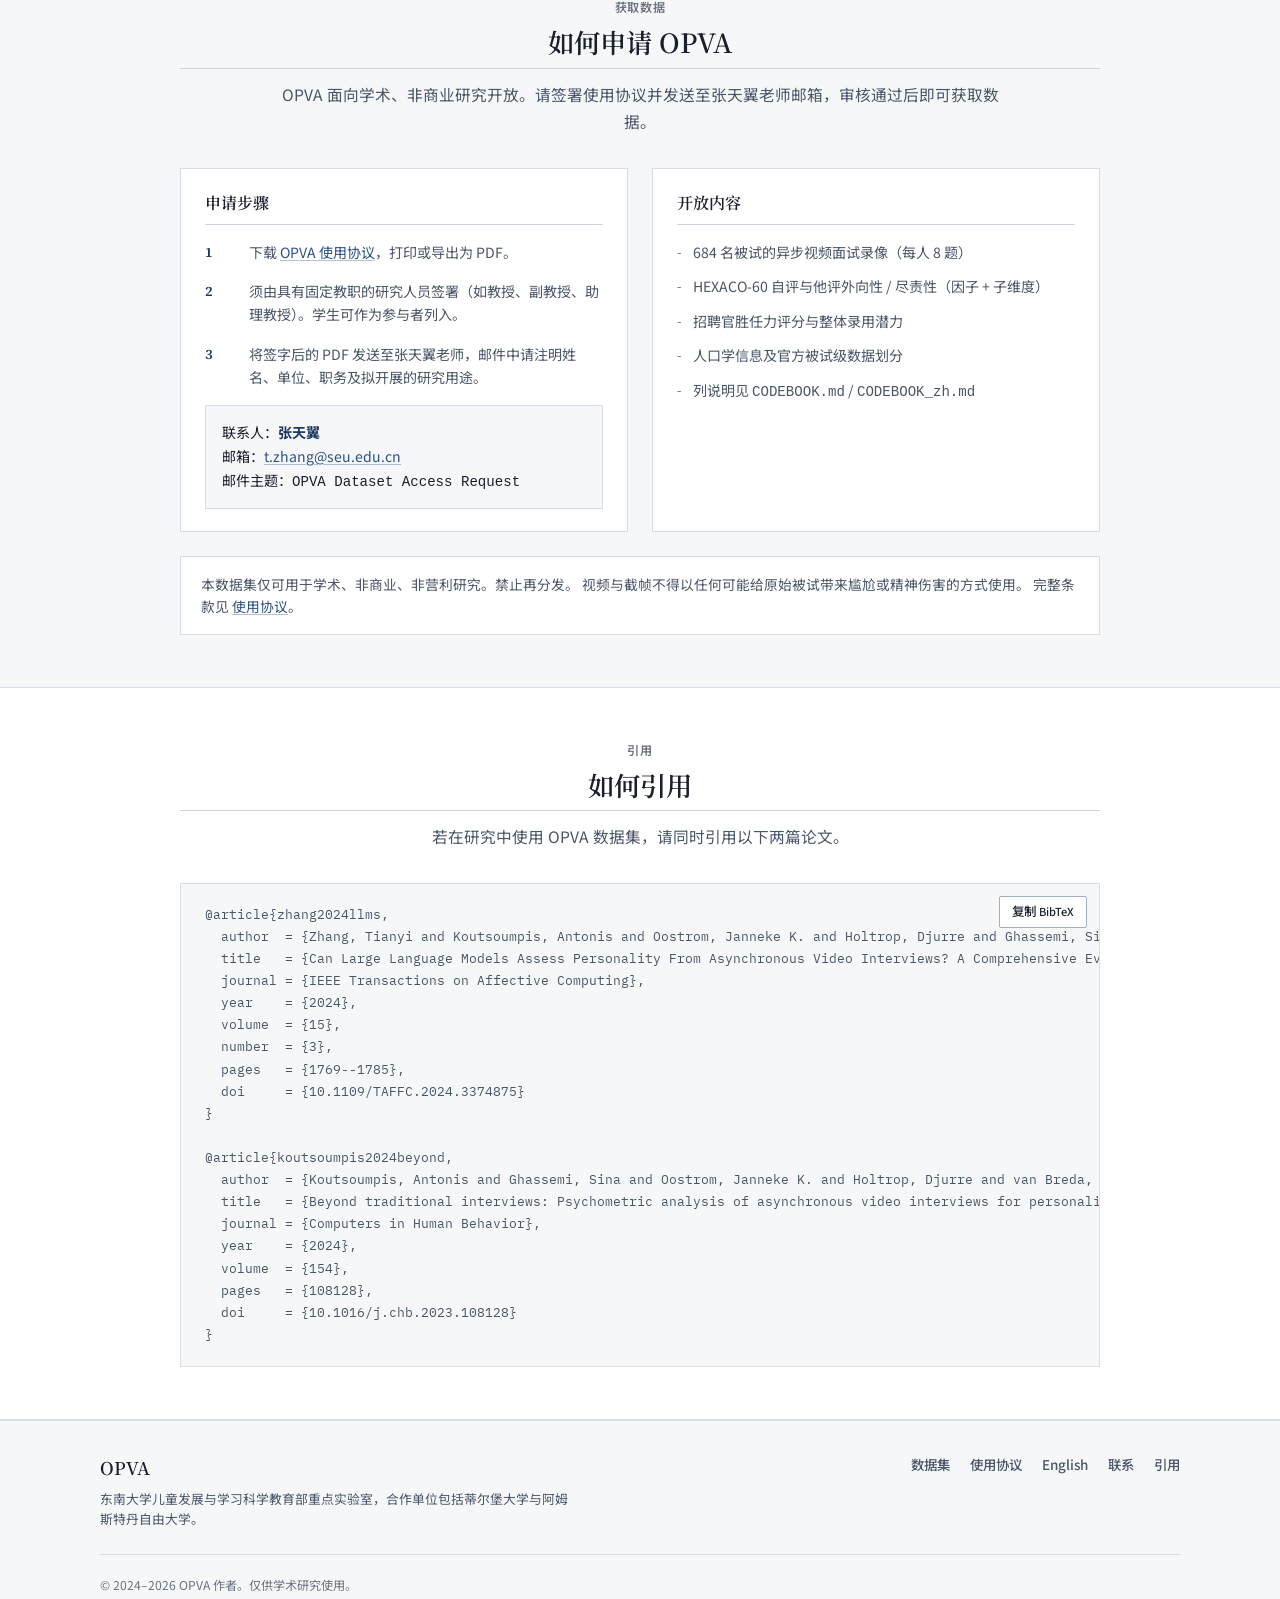
<file: zh.html>
<!DOCTYPE html>
<html lang="zh-CN">
<head>
  <meta charset="UTF-8">
  <meta name="viewport" content="width=device-width, initial-scale=1.0">
  <title>OPVA - 面向异步视频面试人格评估的子维度激活数据集</title>
  <meta name="description" content="OPVA 是面向异步视频面试人格与岗位胜任力评估的子维度激活数据集，包含 684 名被试的 5,472 段面试视频。">
  <link rel="icon" href="favicon.svg" type="image/svg+xml">
  <link rel="alternate" hreflang="en" href="index.html">
  <link rel="alternate" hreflang="zh-CN" href="zh.html">
  <link rel="preconnect" href="https://fonts.googleapis.com">
  <link rel="preconnect" href="https://fonts.gstatic.com" crossorigin>
  <link href="https://fonts.googleapis.com/css2?family=IBM+Plex+Mono:wght@400;500&family=Noto+Sans+SC:wght@400;500;600&family=Noto+Serif+SC:wght@600&family=Source+Sans+3:wght@400;500;600&family=Source+Serif+4:ital,wght@0,400;0,600;1,400&display=swap" rel="stylesheet">
  <link rel="stylesheet" href="static/css/style.css">
</head>
<body class="lang-zh">
  <nav class="nav" id="nav">
    <div class="nav-inner">
      <a class="nav-logo" href="zh.html">
        <img class="nav-logo-icon" src="favicon.svg" alt="">
        OPVA
      </a>
      <ul class="nav-links" id="nav-links">
        <li><a href="#overview">概述</a></li>
        <li><a href="#dataset">数据集</a></li>
        <li><a href="#labels">标注体系</a></li>
        <li><a href="#papers">论文</a></li>
        <li><a href="#access">获取数据</a></li>
        <li><a href="#citation">引用</a></li>
        <li><a class="nav-cta" href="user_agreement.html">使用协议</a></li>
      </ul>
      <div class="nav-lang">
        <a href="index.html" hreflang="en">EN</a>
        <span class="lang-divider">/</span>
        <a class="lang-active" href="zh.html" hreflang="zh-CN">中文</a>
      </div>
      <button class="nav-toggle" id="nav-toggle" aria-expanded="false" aria-label="打开菜单">
        <span></span><span></span><span></span>
      </button>
    </div>
  </nav>

  <header class="hero">
    <div class="container hero-content">
      <div class="hero-badges">
        <span class="badge badge-venue">IEEE TAC 2024</span>
        <span class="badge badge-venue">Computers in Human Behavior 2024</span>
        <span class="badge badge-type">多模态数据集</span>
      </div>
      <h1 class="hero-title">OPVA</h1>
      <p class="hero-subtitle">
        面向异步视频面试中<strong>人格特质</strong>与<strong>岗位胜任力评估</strong>的子维度激活数据集
      </p>
      <div class="authors">
        <p class="author-list">
          <a href="https://tianyi-zhang-tz.github.io/Tianyi-Zhang-TZ/">Tianyi Zhang</a><sup>1,*</sup>,
          Antonis Koutsoumpis<sup>2</sup>,
          Janneke K. Oostrom<sup>2</sup>,
          Djurre Holtrop<sup>2</sup>,
          Sina Ghassemi<sup>3</sup>,
          Reinout E. de Vries<sup>3</sup>
        </p>
        <div class="affiliations">
          <p><sup>1</sup> 东南大学生物科学与医学工程学院，儿童发展与学习科学教育部重点实验室</p>
          <p><sup>2</sup> 蒂尔堡大学社会心理学系</p>
          <p><sup>3</sup> 阿姆斯特丹自由大学实验与应用心理学系</p>
        </div>
        <p class="corresponding">* 通讯作者：张天翼（<a href="mailto:t.zhang@seu.edu.cn">t.zhang@seu.edu.cn</a>）</p>
      </div>
      <div class="hero-actions">
        <a class="btn btn-ghost" href="#papers">论文</a>
        <a class="btn btn-primary" href="#access">数据集</a>
        <a class="btn btn-ghost" href="#citation">引用</a>
        <a class="btn btn-ghost" href="user_agreement.html">使用协议</a>
      </div>
    </div>
  </header>

  <section class="stats-bar">
    <div class="container-wide stats-grid">
      <div class="stat-card">
        <span class="stat-value">684</span>
        <span class="stat-label">名被试</span>
      </div>
      <div class="stat-card">
        <span class="stat-value">5,472</span>
        <span class="stat-label">段面试视频</span>
      </div>
      <div class="stat-card">
        <span class="stat-value">8</span>
        <span class="stat-label">道子维度面试题</span>
      </div>
      <div class="stat-card">
        <span class="stat-value">HEXACO</span>
        <span class="stat-label">外向 / 尽责 + 胜任力</span>
      </div>
    </div>
  </section>

  <section class="section" id="overview">
    <div class="container">
      <div class="section-header">
        <span class="section-tag">概述</span>
        <h2>具有心理测量学基础的 AVI 评估数据</h2>
        <p class="section-lead">
          异步视频面试（AVI）由应聘者对既定题目单向录制回答。
          OPVA 采集于模拟管理培训生申请流程，用于在标准化选拔情境中研究人格与面试表现，
          而不是依赖短时、无任务约束的社交媒体视频。
          面试问题依据<strong>特质激活理论</strong>设计到<strong>子维度（facet）</strong>粒度：
          八道过去行为题分别对应外向性或尽责性的一个子维度。
        </p>
      </div>

      <div class="highlights">
        <article class="highlight-card">
          <span class="highlight-icon">01</span>
          <h3>子维度激活面试范式</h3>
          <p>
            被试回答
            <span class="key-term">八道职场过去行为题</span>：
            外向性四个子维度（社会自尊、社交大胆、社交性、活力）与
            尽责性四个子维度（条理性、勤奋、完美主义、审慎）各一题。
            本发布不含通用面试题。
          </p>
        </article>
        <article class="highlight-card">
          <span class="highlight-icon">02</span>
          <h3>双视角专家标注</h3>
          <p>
            数据集提供 HEXACO-60 自评、外向性与尽责性的他评因子分与子维度分
            （四名独立评分者，HEXACO-BARS），
            以及招聘官评定的岗位胜任力（每名被试两名职业招聘官）。
          </p>
        </article>
        <article class="highlight-card">
          <span class="highlight-icon">03</span>
          <h3>面向研究的开放数据</h3>
          <p>
            公开内容包括面试视频、心理测量学标签、人口学信息，以及官方的被试级划分。
            研究人员签署使用协议后即可申请获取。
            同一批数据支撑了 CHB 2024 心理测量学研究与 IEEE TAC 2024 的大语言模型评估。
          </p>
        </article>
      </div>
    </div>
  </section>

  <section class="section section-alt" id="dataset">
    <div class="container">
      <div class="section-header">
        <span class="section-tag">数据集</span>
        <h2>OPVA 基准数据</h2>
        <p class="section-lead">
          采集与标注流程见 Zhang 等（IEEE TAC 2024）与 Koutsoumpis 等（CHB 2024）。
          本视频发布对应有完整面试录像的 684 名被试。
          Zhang 等（IEEE TAC 2024）报告 685 名有标注被试；多出的 1 人有标注但没有视频文件。
        </p>
      </div>

      <div class="dataset-layout">
        <div class="dataset-top">
          <div class="dataset-info">
            <h3>采集流程</h3>
            <ul class="feature-list">
              <li><strong>招募：</strong>Prolific 众包（n = 889）加滚雪球抽样（n = 58）。因媒体或标注损坏、未通过注意力检查、HEXACO 作答不合规或观察者标记而剔除后，论文保留 685 名有标注被试；本视频发布保留有完整 mp4 的 <strong>684</strong> 人。</li>
              <li><strong>任务：</strong>模拟管理培训生岗位的异步视频面试。每题目标时长 1–2 分钟，不可暂停或重录。每位被试报酬 7 美元。</li>
              <li><strong>题目：</strong>由三名人格专家从 26 道候选题中评审（子维度 ICC(2, 3) = 0.99），最终八道题对应外向性或尽责性各一个子维度（绝对一致 ICC(2, 3) = 1）。</li>
              <li><strong>自评：</strong>HEXACO-60（每个因子 10 题），以及年龄、性别、学历、工作经验等人口学信息。</li>
              <li><strong>标注：</strong>四名独立评分者在观看对应四道特质激活题后，用 HEXACO-BARS 评外向性与尽责性子维度。六名职业招聘官（每名被试两人）评定四项胜任力及整体录用潜力。</li>
            </ul>
          </div>
          <div class="dataset-specs">
            <h3>核心属性</h3>
            <table class="spec-table">
              <tbody>
                <tr><th>被试</th><td>684 人（男 231 / 女 446 / 非二元 7）</td></tr>
                <tr><th>视频</th><td>5,472 段 AVI 回答（每人 8 题）</td></tr>
                <tr><th>年龄</th><td>31.10 ± 11.53 岁</td></tr>
                <tr><th>学历</th><td>低于高中 4；高中 55；低于本科 / 部分大学 183；本科 305；研究生 137</td></tr>
                <tr><th>工作经验</th><td>11.21 ± 10.52 年</td></tr>
                <tr><th>人格标签</th><td>HEXACO-60 自评 + 他评外向 / 尽责（因子 + 子维度）</td></tr>
                <tr><th>他评信度</th><td>ICC(1, 4) = 0.91（外向）、0.77（尽责）</td></tr>
                <tr><th>胜任力标签</th><td>4 项胜任力 + 整体录用潜力；平均 ICC(1, 2) = 0.56</td></tr>
                <tr><th>官方划分</th><td>被试级 70 / 10 / 20（483 / 67 / 134）</td></tr>
              </tbody>
            </table>
          </div>
        </div>

        <div class="comparison-banner">
          <div class="comparison-item comparison-old">
            <span class="comparison-label">既有数据集</span>
            <p>短时网络视频 | 众包第一印象 | 仅因子级面试题 | 与面试任务关联弱</p>
          </div>
          <div class="comparison-arrow" aria-hidden="true">→</div>
          <div class="comparison-item comparison-new">
            <span class="comparison-label">OPVA</span>
            <p>结构化 AVI | 受训评分者与招聘官 BARS | HEXACO 子维度 + 岗位胜任力 | 八道子维度激活题</p>
          </div>
        </div>
      </div>
    </div>
  </section>

  <section class="section" id="questions">
    <div class="container">
      <div class="section-header">
        <span class="section-tag">面试范式</span>
        <h2>面试题</h2>
        <p class="section-lead">
          题目顺序固定。每题均为职场情境下的过去行为提问，用于激活 Extraversion 或 Conscientiousness 的一个 HEXACO 子维度。
          本发布中的因子分等于对应四个子维度分的均值。
        </p>
      </div>
      <table class="questions-table">
        <thead>
          <tr>
            <th style="width: 8%">题号</th>
            <th>面试问题</th>
            <th style="width: 22%">目标子维度</th>
            <th style="width: 18%">因子</th>
          </tr>
        </thead>
        <tbody>
          <tr>
            <td>1</td>
            <td class="q-text">请回想你处于社交场合、且不认识在场其他人的一次经历，这影响了你当时对自己感到（不）自在的程度。你能描述当时自己的人格表现吗？</td>
            <td>社会自尊 Social self-esteem</td>
            <td>外向性</td>
          </tr>
          <tr>
            <td>2</td>
            <td class="q-text">请回想你在工作中用完设备后，可以选择把所有东西放回原处（或不放回）的一次经历。你能描述当时自己的人格表现吗？</td>
            <td>条理性 Organization</td>
            <td>尽责性</td>
          </tr>
          <tr>
            <td>3</td>
            <td class="q-text">请回想你参加小组讨论、可以选择倾听或主导的一次经历。你能描述当时自己的人格表现吗？</td>
            <td>社交大胆 Social boldness</td>
            <td>外向性</td>
          </tr>
          <tr>
            <td>4</td>
            <td class="q-text">请回想一项比平时更有挑战的任务，你可以选择更努力推进，或放下 / 转交给别人。你能描述当时自己的人格表现吗？</td>
            <td>勤奋 Diligence</td>
            <td>尽责性</td>
          </tr>
          <tr>
            <td>5</td>
            <td class="q-text">请回想你被邀请参加下班后社交活动、可以选择参加或不去的一次经历。你能描述当时自己的人格表现吗？</td>
            <td>社交性 Sociability</td>
            <td>外向性</td>
          </tr>
          <tr>
            <td>6</td>
            <td class="q-text">请回想一项需要注意细节以免出错的任务。你能描述当时自己的人格表现吗？</td>
            <td>完美主义 Perfectionism</td>
            <td>尽责性</td>
          </tr>
          <tr>
            <td>7</td>
            <td class="q-text">请回想队友情绪低落、你可以选择活跃气氛（或不这样做）的一次经历。你能描述当时自己的人格表现吗？</td>
            <td>活力 Liveliness</td>
            <td>外向性</td>
          </tr>
          <tr>
            <td>8</td>
            <td class="q-text">请回想你在工作中非常想得到某样东西、可以选择冲动行事或不这样做的一次经历。你能描述当时自己的人格表现吗？</td>
            <td>审慎 Prudence</td>
            <td>尽责性</td>
          </tr>
        </tbody>
      </table>
    </div>
  </section>

  <section class="section section-alt" id="labels">
    <div class="container">
      <div class="section-header">
        <span class="section-tag">标注体系</span>
        <h2>从 HEXACO 子维度到岗位胜任力</h2>
        <p class="section-lead">
          每名被试均有 HEXACO-60 六维自评（1–5 分）。他评人格覆盖外向性与尽责性的因子分与子维度分（面试题只激活这两个特质）。
          招聘官评定四项胜任力及整体录用潜力。他评与招聘官评分均采用 5 点 BARS。
        </p>
      </div>

      <div class="traits-grid" style="margin-bottom: 1.25rem;">
        <article class="trait-domain">
          <span class="trait-code">X</span>
          <h3>外向性 Extraversion</h3>
          <ul>
            <li>社会自尊 Social Self-Esteem（q1）</li>
            <li>社交大胆 Social Boldness（q3）</li>
            <li>社交性 Sociability（q5）</li>
            <li>活力 Liveliness（q7）</li>
          </ul>
        </article>
        <article class="trait-domain">
          <span class="trait-code">C</span>
          <h3>尽责性 Conscientiousness</h3>
          <ul>
            <li>条理性 Organization（q2）</li>
            <li>勤奋 Diligence（q4）</li>
            <li>完美主义 Perfectionism（q6）</li>
            <li>审慎 Prudence（q8）</li>
          </ul>
        </article>
        <article class="trait-domain">
          <span class="trait-code">H</span>
          <h3>诚实-谦逊</h3>
          <ul>
            <li>自评（HEXACO-60）</li>
          </ul>
        </article>
        <article class="trait-domain">
          <span class="trait-code">E</span>
          <h3>情绪性</h3>
          <ul>
            <li>自评（HEXACO-60）</li>
          </ul>
        </article>
        <article class="trait-domain">
          <span class="trait-code">A</span>
          <h3>宜人性</h3>
          <ul>
            <li>自评（HEXACO-60）</li>
          </ul>
        </article>
        <article class="trait-domain">
          <span class="trait-code">O</span>
          <h3>开放性</h3>
          <ul>
            <li>自评（HEXACO-60）</li>
          </ul>
        </article>
      </div>

      <div class="traits-grid traits-grid-5">
        <article class="trait-domain">
          <span class="trait-code">Do</span>
          <h3>发展导向</h3>
          <ul>
            <li>投入学习以拓宽技能、实现职业成长</li>
          </ul>
        </article>
        <article class="trait-domain">
          <span class="trait-code">Cf</span>
          <h3>沟通灵活</h3>
          <ul>
            <li>按对象调整表达方式</li>
          </ul>
        </article>
        <article class="trait-domain">
          <span class="trait-code">Pe</span>
          <h3>说服力</h3>
          <ul>
            <li>用论据、权威和/或策略争取认同</li>
          </ul>
        </article>
        <article class="trait-domain">
          <span class="trait-code">Qo</span>
          <h3>质量导向</h3>
          <ul>
            <li>努力达到或超过质量标准</li>
          </ul>
        </article>
        <article class="trait-domain">
          <span class="trait-code">Hi</span>
          <h3>整体录用潜力</h3>
          <ul>
            <li>对管理培训生岗位的总体胜任程度</li>
          </ul>
        </article>
      </div>
    </div>
  </section>

  <section class="section" id="papers">
    <div class="container">
      <div class="section-header">
        <span class="section-tag">论文</span>
        <h2>基于 OPVA 的已发表研究</h2>
        <p class="section-lead">
          目前尚无单独的数据集论文。使用本数据时请同时引用下述两篇研究。
          LLM 评估所用的 prompt 与分析脚本见
          <a href="https://github.com/Tianyi-Zhang-TZ/GPT_interview">GPT_interview</a>。
        </p>
      </div>
      <div class="pub-list">
        <article class="pub-card">
          <h3>大语言模型能否从异步视频面试中评估人格？效度、信度、公平性与评分模式的系统评估</h3>
          <p class="pub-meta">Tianyi Zhang, Antonis Koutsoumpis, Janneke K. Oostrom, Djurre Holtrop, Sina Ghassemi, Reinout E. de Vries. <em>IEEE Transactions on Affective Computing</em>, 15(3), 1769–1785, 2024.</p>
          <p>
            在 685 名 OPVA 被试上零样本评估 GPT-3.5 与 GPT-4，并与任务专用模型及人工标注对比。
            LLM 在外向性上可达到相近甚至更好的效度，但特质间表现不均、重测信度不足，并出现一定偏差，尽责性与录用潜力尤其困难。
          </p>
          <p class="pub-links">
            <a href="https://doi.org/10.1109/TAFFC.2024.3374875">IEEE Xplore / DOI</a>
            <a href="https://tianyi-zhang-tz.github.io/Tianyi-Zhang-TZ/papers/LLMs_Personality.pdf">作者 PDF</a>
            <a href="https://github.com/Tianyi-Zhang-TZ/GPT_interview">代码（GPT_interview）</a>
          </p>
        </article>
        <article class="pub-card">
          <h3>超越传统面试：基于机器学习的异步视频面试人格与面试表现心理测量分析</h3>
          <p class="pub-meta">Antonis Koutsoumpis, Sina Ghassemi, Janneke K. Oostrom, Djurre Holtrop, Ward van Breda, Tianyi Zhang, Reinout E. de Vries. <em>Computers in Human Behavior</em>, 154, 108128, 2024.</p>
          <p>
            对同一套子维度激活 AVI 范式做心理测量学分析。基于词语、面部表情与声音特征的模型，对他评外向性 / 尽责性与面试表现的解释力高于自评；
            在特质相关题目上预测更强，与特质激活理论一致。
          </p>
          <p class="pub-links">
            <a href="https://doi.org/10.1016/j.chb.2023.108128">ScienceDirect / DOI</a>
          </p>
        </article>
      </div>
    </div>
  </section>

  <section class="section section-alt" id="access">
    <div class="container">
      <div class="section-header">
        <span class="section-tag">获取数据</span>
        <h2>如何申请 OPVA</h2>
        <p class="section-lead">
          OPVA 面向学术、非商业研究开放。请签署使用协议并发送至张天翼老师邮箱，审核通过后即可获取数据。
        </p>
      </div>

      <div class="access-grid">
        <div class="access-card">
          <h3>申请步骤</h3>
          <ol class="access-steps">
            <li><span class="step-num">1</span><span>下载 <a href="user_agreement.html">OPVA 使用协议</a>，打印或导出为 PDF。</span></li>
            <li><span class="step-num">2</span><span>须由具有固定教职的研究人员签署（如教授、副教授、助理教授）。学生可作为参与者列入。</span></li>
            <li><span class="step-num">3</span><span>将签字后的 PDF 发送至张天翼老师，邮件中请注明姓名、单位、职务及拟开展的研究用途。</span></li>
          </ol>
          <p class="mail-box">
            联系人：<strong>张天翼</strong><br>
            邮箱：<a href="mailto:t.zhang@seu.edu.cn?subject=OPVA%20Dataset%20Access%20Request">t.zhang@seu.edu.cn</a><br>
            邮件主题：<code>OPVA Dataset Access Request</code>
          </p>
        </div>
        <div class="access-card">
          <h3>开放内容</h3>
          <ul class="feature-list">
            <li>684 名被试的异步视频面试录像（每人 8 题）</li>
            <li>HEXACO-60 自评与他评外向性 / 尽责性（因子 + 子维度）</li>
            <li>招聘官胜任力评分与整体录用潜力</li>
            <li>人口学信息及官方被试级数据划分</li>
            <li>列说明见 <code>CODEBOOK.md</code> / <code>CODEBOOK_zh.md</code></li>
          </ul>
        </div>
      </div>

      <p class="notice">
        本数据集仅可用于学术、非商业、非营利研究。禁止再分发。
        视频与截帧不得以任何可能给原始被试带来尴尬或精神伤害的方式使用。
        完整条款见 <a href="user_agreement.html">使用协议</a>。
      </p>
    </div>
  </section>

  <section class="section" id="citation">
    <div class="container">
      <div class="section-header">
        <span class="section-tag">引用</span>
        <h2>如何引用</h2>
        <p class="section-lead">
          若在研究中使用 OPVA 数据集，请同时引用以下两篇论文。
        </p>
      </div>
      <div class="citation-box">
        <button class="btn btn-copy" id="copy-btn" type="button">
          <span class="copy-text">复制 BibTeX</span>
          <span class="copy-done" hidden>已复制</span>
        </button>
        <pre class="bibtex" id="bibtex"><code>@article{zhang2024llms,
  author  = {Zhang, Tianyi and Koutsoumpis, Antonis and Oostrom, Janneke K. and Holtrop, Djurre and Ghassemi, Sina and de Vries, Reinout E.},
  title   = {Can Large Language Models Assess Personality From Asynchronous Video Interviews? A Comprehensive Evaluation of Validity, Reliability, Fairness, and Rating Patterns},
  journal = {IEEE Transactions on Affective Computing},
  year    = {2024},
  volume  = {15},
  number  = {3},
  pages   = {1769--1785},
  doi     = {10.1109/TAFFC.2024.3374875}
}

@article{koutsoumpis2024beyond,
  author  = {Koutsoumpis, Antonis and Ghassemi, Sina and Oostrom, Janneke K. and Holtrop, Djurre and van Breda, Ward and Zhang, Tianyi and de Vries, Reinout E.},
  title   = {Beyond traditional interviews: Psychometric analysis of asynchronous video interviews for personality and interview performance evaluation using machine learning},
  journal = {Computers in Human Behavior},
  year    = {2024},
  volume  = {154},
  pages   = {108128},
  doi     = {10.1016/j.chb.2023.108128}
}</code></pre>
      </div>
    </div>
  </section>

  <footer class="footer">
    <div class="container-wide footer-inner">
      <div class="footer-brand">
        <span class="footer-logo">OPVA</span>
        <p>东南大学儿童发展与学习科学教育部重点实验室，合作单位包括蒂尔堡大学与阿姆斯特丹自由大学。</p>
      </div>
      <div class="footer-links">
        <a href="#access">数据集</a>
        <a href="user_agreement.html">使用协议</a>
        <a href="index.html" hreflang="en">English</a>
        <a href="mailto:t.zhang@seu.edu.cn">联系</a>
        <a href="#citation">引用</a>
      </div>
      <p class="footer-copy">
        © 2024–2026 OPVA 作者。仅供学术研究使用。
      </p>
    </div>
  </footer>

  <script src="static/js/main.js"></script>
</body>
</html>
</file>
<file: static/css/style.css>
/* AVI6 academic project page — layout adapted from PersoMoni */

:root {
  --bg: #ffffff;
  --bg-alt: #f6f7f9;
  --surface: #ffffff;
  --text: #1a1f2e;
  --text-muted: #4a5568;
  --text-light: #6b7280;
  --text-emphasis: #1e3a5f;
  --primary: #1e3a5f;
  --primary-mid: #2c5282;
  --accent: #2c5282;
  --accent-soft: #edf2f7;
  --border: #d8dee8;
  --border-strong: #a0aec0;
  --rule: #cbd5e0;
  --shadow: none;
  --shadow-sm: 0 1px 2px rgba(26, 31, 46, 0.04);
  --radius: 2px;
  --radius-lg: 2px;
  --font-serif: "Source Serif 4", "Noto Serif SC", Georgia, "Times New Roman", serif;
  --font-sans: "Source Sans 3", "Noto Sans SC", system-ui, sans-serif;
  --font-mono: "IBM Plex Mono", "SF Mono", Consolas, monospace;
  --nav-height: 52px;
  --content-width: 920px;
}

*, *::before, *::after {
  box-sizing: border-box;
  margin: 0;
  padding: 0;
}

html {
  scroll-behavior: smooth;
  scroll-padding-top: calc(var(--nav-height) + 20px);
}

body {
  font-family: var(--font-sans);
  font-size: 15.5px;
  line-height: 1.72;
  color: var(--text);
  background: var(--bg);
  -webkit-font-smoothing: antialiased;
}

a {
  color: var(--primary-mid);
  text-decoration: underline;
  text-decoration-color: rgba(44, 82, 130, 0.35);
  text-underline-offset: 2px;
  transition: color 0.15s, text-decoration-color 0.15s;
}

a:hover {
  color: var(--primary);
  text-decoration-color: var(--primary);
}

img {
  max-width: 100%;
  height: auto;
  display: block;
}

.container {
  width: min(var(--content-width), 92vw);
  margin-inline: auto;
}

.container-wide {
  width: min(1080px, 94vw);
  margin-inline: auto;
}

.nav {
  position: fixed;
  top: 0;
  left: 0;
  right: 0;
  z-index: 100;
  height: var(--nav-height);
  background: rgba(255, 255, 255, 0.96);
  border-bottom: 1px solid var(--border);
}

.nav.scrolled {
  box-shadow: var(--shadow-sm);
}

.nav-inner {
  display: flex;
  align-items: center;
  height: 100%;
  width: min(1080px, 94vw);
  margin-inline: auto;
}

.nav-logo {
  display: inline-flex;
  align-items: center;
  gap: 0.5rem;
  font-family: var(--font-serif);
  font-size: 1.15rem;
  color: var(--text);
  font-weight: 600;
  text-decoration: none;
  letter-spacing: 0.01em;
}

.nav-logo-icon {
  width: 24px;
  height: 24px;
  flex-shrink: 0;
}

.nav-logo:hover {
  color: var(--primary);
}

.nav-logo span {
  color: var(--primary-mid);
}

.nav-links {
  display: flex;
  align-items: center;
  gap: 1.35rem;
  list-style: none;
  margin-left: auto;
}

.nav-links a {
  font-size: 0.84rem;
  font-weight: 500;
  color: var(--text-muted);
  text-decoration: none;
  letter-spacing: 0.01em;
}

.nav-links a:hover {
  color: var(--primary);
  text-decoration: underline;
}

.nav-cta {
  color: var(--primary) !important;
  border: 1px solid var(--border-strong);
  padding: 0.3rem 0.75rem;
  border-radius: var(--radius);
  text-decoration: none !important;
}

.nav-cta:hover {
  background: var(--bg-alt);
  border-color: var(--primary-mid);
  color: var(--primary) !important;
}

.nav-lang,
.lang-switch {
  display: flex;
  align-items: center;
  gap: 0.3rem;
  font-size: 0.82rem;
  font-weight: 500;
  flex-shrink: 0;
}

.nav-lang {
  margin-left: 1.2rem;
}

.nav-lang a {
  color: var(--text-light);
  text-decoration: none;
  padding: 0.1rem;
}

.nav-lang a:hover,
.nav-lang a.lang-active {
  color: var(--primary);
  text-decoration: underline;
}

.lang-switch a {
  color: var(--text-light);
  text-decoration: none;
  padding: 0.1rem;
}

.lang-switch a:hover,
.lang-switch a.lang-active {
  color: var(--primary);
  text-decoration: underline;
}

.lang-divider {
  color: var(--rule);
  user-select: none;
}

body.lang-zh {
  font-family: "Noto Sans SC", var(--font-sans), system-ui, sans-serif;
}

body.lang-zh .hero-title,
body.lang-zh .section-header h2,
body.lang-zh .footer-logo {
  font-family: "Noto Serif SC", var(--font-serif), serif;
}

.nav-toggle {
  display: none;
  flex-direction: column;
  gap: 5px;
  background: none;
  border: none;
  cursor: pointer;
  padding: 4px;
}

.nav-toggle span {
  display: block;
  width: 20px;
  height: 1.5px;
  background: var(--text);
}

.hero {
  padding: calc(var(--nav-height) + 2.75rem) 0 2.5rem;
  border-bottom: 1px solid var(--border);
  background: var(--bg);
}

.hero-content {
  text-align: center;
}

.hero-badges {
  display: flex;
  justify-content: center;
  gap: 0.5rem;
  flex-wrap: wrap;
  margin-bottom: 1.25rem;
}

.badge {
  display: inline-block;
  padding: 0.2rem 0.65rem;
  border-radius: var(--radius);
  font-size: 0.72rem;
  font-weight: 600;
  letter-spacing: 0.04em;
  text-transform: uppercase;
  border: 1px solid var(--border);
}

.badge-venue {
  background: var(--primary);
  color: #fff;
  border-color: var(--primary);
  text-transform: none;
  letter-spacing: 0.01em;
  font-size: 0.7rem;
}

.badge-type {
  background: var(--bg-alt);
  color: var(--primary-mid);
}

.hero-title {
  font-family: var(--font-serif);
  font-size: clamp(2rem, 5vw, 2.75rem);
  font-weight: 600;
  line-height: 1.2;
  letter-spacing: -0.01em;
  color: var(--text);
  margin-bottom: 0.85rem;
}

.hero-title span {
  color: var(--primary-mid);
}

.hero-subtitle {
  font-family: var(--font-serif);
  font-size: clamp(1rem, 2.2vw, 1.15rem);
  color: var(--text-muted);
  max-width: 720px;
  margin: 0 auto 1.75rem;
  line-height: 1.65;
  font-weight: 400;
}

.key-term {
  color: var(--primary);
  font-weight: 600;
}

.hero-subtitle .key-term,
.hero-subtitle em {
  color: var(--primary);
  font-style: normal;
  font-weight: 600;
}

.authors {
  margin-bottom: 1.75rem;
  padding-bottom: 1.75rem;
  border-bottom: 1px solid var(--border);
  max-width: 760px;
  margin-inline: auto;
  text-align: center;
}

.author-list {
  font-size: 0.92rem;
  line-height: 1.85;
  color: var(--text);
  text-align: center;
}

.author-list a {
  color: var(--text);
  text-decoration: none;
}

.author-list a:hover {
  color: var(--primary-mid);
  text-decoration: underline;
}

.affiliations {
  font-size: 0.78rem;
  color: var(--text-light);
  margin-top: 0.5rem;
  line-height: 1.6;
  text-align: center;
}

.affiliations p {
  margin: 0 0 0.3rem;
  padding: 0;
}

.affiliations p:last-child {
  margin-bottom: 0;
}

.affiliations sup {
  margin-right: 0.15rem;
  font-weight: 600;
  color: var(--text-muted);
}

.corresponding {
  font-size: 0.76rem;
  color: var(--text-muted);
  margin-top: 0.45rem;
  font-style: italic;
  text-align: center;
}

.hero-actions {
  display: flex;
  justify-content: center;
  gap: 0.6rem;
  flex-wrap: wrap;
}

.btn {
  display: inline-flex;
  align-items: center;
  gap: 0.45rem;
  padding: 0.5rem 1.1rem;
  border-radius: var(--radius);
  font-family: var(--font-sans);
  font-size: 0.86rem;
  font-weight: 500;
  border: 1px solid var(--border-strong);
  cursor: pointer;
  text-decoration: none;
  transition: background 0.15s, border-color 0.15s;
}

.btn-primary {
  background: var(--primary);
  color: #fff;
  border-color: var(--primary);
  box-shadow: none;
}

.btn-primary:hover {
  background: var(--primary-mid);
  color: #fff;
}

.btn-secondary,
.btn-ghost {
  background: var(--surface);
  color: var(--text);
}

.btn-secondary:hover,
.btn-ghost:hover {
  background: var(--bg-alt);
  color: var(--primary);
  border-color: var(--primary-mid);
}

.btn-disabled,
.btn[aria-disabled="true"] {
  opacity: 0.55;
  pointer-events: none;
  cursor: not-allowed;
}

.stats-bar {
  background: var(--bg-alt);
  border-bottom: 1px solid var(--border);
  padding: 1.25rem 0;
}

.stats-grid {
  display: grid;
  grid-template-columns: repeat(4, 1fr);
  gap: 0;
  text-align: center;
}

.stat-card {
  padding: 0.65rem 0.5rem;
  border-right: 1px solid var(--border);
}

.stat-card:last-child {
  border-right: none;
}

.stat-value {
  display: block;
  font-family: var(--font-serif);
  font-size: 1.65rem;
  font-weight: 600;
  color: var(--primary);
  line-height: 1.2;
}

.stat-label {
  display: block;
  font-size: 0.76rem;
  color: var(--text-muted);
  margin-top: 0.25rem;
  font-weight: 400;
  letter-spacing: 0.01em;
}

.section {
  padding: 3.25rem 0;
  border-bottom: 1px solid var(--border);
}

.section-alt {
  background: var(--bg-alt);
}

.section-header {
  max-width: 100%;
  margin: 0 0 2rem;
  text-align: center;
}

.section-tag {
  display: block;
  font-size: 0.76rem;
  font-weight: 600;
  letter-spacing: 0.06em;
  text-transform: uppercase;
  color: var(--text-light);
  margin-bottom: 0.45rem;
}

.section-header h2 {
  font-family: var(--font-serif);
  font-size: clamp(1.35rem, 3vw, 1.65rem);
  font-weight: 600;
  line-height: 1.3;
  margin-bottom: 0.75rem;
  color: var(--text);
  padding-bottom: 0.5rem;
  border-bottom: 1px solid var(--rule);
}

.section-lead {
  color: var(--text-muted);
  font-size: 0.98rem;
  line-height: 1.75;
  text-align: center;
  max-width: 720px;
  margin-inline: auto;
}

.section-lead .key-term,
.section-lead strong {
  color: var(--text-emphasis);
  font-weight: 600;
}

.teaser-figure {
  margin-bottom: 2.25rem;
  background: var(--surface);
  border: 1px solid var(--border);
  overflow: hidden;
}

.teaser-figure img {
  width: 100%;
  height: auto;
  display: block;
  padding: 1rem 1rem 0;
  background: var(--bg-alt);
}

.teaser-figure figcaption {
  padding: 0.85rem 1.1rem;
  font-size: 0.82rem;
  color: var(--text-muted);
  line-height: 1.65;
  text-align: justify;
  background: var(--bg-alt);
}

.teaser-figure figcaption strong {
  color: var(--text-emphasis);
  font-weight: 600;
}

.highlights {
  display: grid;
  grid-template-columns: 1fr;
  gap: 0;
  border: 1px solid var(--border);
  background: var(--surface);
}

.highlight-card {
  display: grid;
  grid-template-columns: 2.5rem 1fr;
  grid-template-rows: auto auto;
  gap: 0.25rem 1rem;
  padding: 1.1rem 1.25rem;
  border-bottom: 1px solid var(--border);
}

.highlight-card:last-child {
  border-bottom: none;
}

.highlight-card:hover {
  background: var(--bg-alt);
}

.highlight-icon {
  grid-column: 1;
  grid-row: 1 / -1;
  align-self: start;
  font-family: var(--font-serif);
  font-size: 1rem;
  font-weight: 600;
  color: var(--primary);
  line-height: 1.65;
}

.highlight-card h3 {
  grid-column: 2;
  grid-row: 1;
  min-width: 0;
  font-size: 0.95rem;
  font-weight: 600;
  margin-bottom: 0;
  color: var(--text);
}

.highlight-card p {
  grid-column: 2;
  grid-row: 2;
  min-width: 0;
  font-size: 0.88rem;
  color: var(--text-muted);
  line-height: 1.68;
  text-align: justify;
}

.dataset-layout {
  display: flex;
  flex-direction: column;
  gap: 1.5rem;
}

.dataset-top {
  display: grid;
  grid-template-columns: 1fr 1fr;
  gap: 1.5rem;
  align-items: stretch;
}

.dataset-info,
.dataset-specs {
  background: var(--surface);
  border: 1px solid var(--border);
  padding: 1.35rem 1.5rem;
  display: flex;
  flex-direction: column;
  min-height: 100%;
}

.dataset-info h3,
.dataset-specs h3,
.access-card h3,
.panel h3 {
  font-family: var(--font-serif);
  font-size: 1rem;
  font-weight: 600;
  margin-bottom: 1rem;
  color: var(--text);
  padding-bottom: 0.4rem;
  border-bottom: 1px solid var(--rule);
}

.feature-list {
  list-style: none;
  flex: 1;
}

.feature-list li {
  position: relative;
  padding-left: 1rem;
  margin-bottom: 0.7rem;
  font-size: 0.88rem;
  color: var(--text-muted);
  line-height: 1.65;
  text-align: justify;
}

.feature-list li::before {
  content: "-";
  position: absolute;
  left: 0;
  top: 0;
  color: var(--text-light);
  font-size: 0.8rem;
}

.feature-list strong {
  color: var(--primary);
  font-weight: 600;
}

.feature-list li:last-child {
  margin-bottom: 0;
}

.spec-table,
.questions-table {
  width: 100%;
  border-collapse: collapse;
  font-size: 0.88rem;
  flex: 1;
}

.spec-table th,
.spec-table td,
.questions-table th,
.questions-table td {
  text-align: left;
  padding: 0.5rem 0.65rem;
  border: 1px solid var(--border);
}

.spec-table th,
.questions-table th {
  color: var(--text-muted);
  font-weight: 500;
  background: var(--bg-alt);
}

.spec-table th {
  width: 42%;
}

.spec-table td,
.questions-table td {
  color: var(--text);
  font-weight: 400;
}

.questions-table {
  background: var(--surface);
}

.questions-table td.q-text {
  font-size: 0.82rem;
  line-height: 1.55;
  color: var(--text-muted);
}

.comparison-banner {
  display: grid;
  grid-template-columns: 1fr 3rem 1fr;
  align-items: stretch;
  width: 100%;
  border: 1px solid var(--border);
  background: var(--surface);
}

.comparison-item {
  padding: 1.1rem 1.25rem;
  display: flex;
  flex-direction: column;
  justify-content: center;
}

.comparison-label {
  display: block;
  font-size: 0.72rem;
  font-weight: 600;
  letter-spacing: 0.05em;
  text-transform: uppercase;
  margin-bottom: 0.35rem;
}

.comparison-old .comparison-label {
  color: var(--text-light);
}

.comparison-new .comparison-label {
  color: var(--primary);
}

.comparison-item p {
  font-size: 0.86rem;
  color: var(--text-muted);
  line-height: 1.55;
}

.comparison-arrow {
  display: flex;
  align-items: center;
  justify-content: center;
  font-size: 1rem;
  color: var(--text-light);
  padding: 0 0.25rem;
  border-left: 1px solid var(--border);
  border-right: 1px solid var(--border);
  background: var(--bg-alt);
}

.traits-grid {
  display: grid;
  grid-template-columns: repeat(3, 1fr);
  gap: 0.75rem;
}

.traits-grid-5 {
  grid-template-columns: repeat(5, 1fr);
}

.trait-domain {
  background: var(--surface);
  border: 1px solid var(--border);
  padding: 1rem 0.85rem;
  border-top: 2px solid var(--primary);
}

.trait-domain h3 {
  font-family: var(--font-serif);
  font-size: 0.84rem;
  font-weight: 600;
  margin-bottom: 0.65rem;
  color: var(--text-emphasis);
  line-height: 1.35;
  padding-bottom: 0.35rem;
  border-bottom: 1px solid var(--rule);
}

.trait-code {
  display: block;
  font-family: var(--font-mono);
  font-size: 0.7rem;
  font-weight: 500;
  color: var(--text-light);
  margin-bottom: 0.2rem;
}

.trait-domain ul {
  list-style: none;
}

.trait-domain li {
  font-size: 0.78rem;
  color: var(--text-muted);
  padding: 0.28rem 0;
  line-height: 1.45;
}

.trait-domain li + li {
  border-top: 1px dotted var(--border);
}

.access-grid {
  display: grid;
  grid-template-columns: 1fr 1fr;
  gap: 1.5rem;
}

.access-card {
  background: var(--surface);
  border: 1px solid var(--border);
  padding: 1.35rem 1.5rem;
}

.access-steps {
  list-style: none;
}

.access-steps li {
  display: grid;
  grid-template-columns: 2rem 1fr;
  gap: 0.75rem;
  margin-bottom: 1rem;
  font-size: 0.88rem;
  color: var(--text-muted);
  line-height: 1.65;
}

.access-steps li:last-child {
  margin-bottom: 0;
}

.step-num {
  font-family: var(--font-serif);
  font-weight: 600;
  color: var(--primary);
}

.mail-box {
  margin-top: 1rem;
  padding: 0.85rem 1rem;
  background: var(--bg-alt);
  border: 1px solid var(--border);
  font-size: 0.88rem;
}

.mail-box strong {
  color: var(--primary);
}

.notice {
  margin-top: 1.5rem;
  background: var(--surface);
  border: 1px solid var(--border);
  padding: 1rem 1.25rem;
  font-size: 0.86rem;
  color: var(--text-muted);
  line-height: 1.65;
}

.citation-box {
  position: relative;
  background: var(--surface);
  border: 1px solid var(--border);
  overflow: hidden;
}

.bibtex {
  padding: 1.25rem 1.5rem;
  overflow-x: auto;
  font-size: 0.8rem;
  line-height: 1.65;
  color: var(--text-muted);
  background: var(--bg-alt);
}

.bibtex code {
  font-family: var(--font-mono);
}

.btn-copy {
  position: absolute;
  top: 0.75rem;
  right: 0.75rem;
  background: var(--surface);
  color: var(--text);
  padding: 0.35rem 0.75rem;
  font-size: 0.78rem;
  border-radius: var(--radius);
  border: 1px solid var(--border-strong);
}

.btn-copy:hover {
  background: var(--bg-alt);
  color: var(--primary);
}

.footer {
  background: var(--bg-alt);
  color: var(--text-muted);
  padding: 2rem 0 1.5rem;
  border-top: 1px solid var(--border);
}

.footer-inner {
  display: grid;
  grid-template-columns: 1fr auto;
  gap: 1.5rem;
  align-items: start;
}

.footer-logo {
  font-family: var(--font-serif);
  font-size: 1.1rem;
  font-weight: 600;
  color: var(--text);
  display: block;
  margin-bottom: 0.35rem;
}

.footer-brand p {
  font-size: 0.8rem;
  max-width: 480px;
  line-height: 1.6;
  color: var(--text-muted);
}

.footer-links {
  display: flex;
  gap: 1.25rem;
}

.footer-links a {
  color: var(--text-muted);
  font-size: 0.84rem;
  font-weight: 500;
  text-decoration: none;
}

.footer-links a:hover {
  color: var(--primary);
  text-decoration: underline;
}

.footer-copy {
  grid-column: 1 / -1;
  font-size: 0.76rem;
  color: var(--text-light);
  padding-top: 1.25rem;
  border-top: 1px solid var(--border);
}

/* Agreement page */
.agreement-page {
  padding: calc(var(--nav-height) + 2.25rem) 0 3rem;
}

.agreement-doc {
  background: var(--surface);
  border: 1px solid var(--border);
  padding: 2rem 2.1rem 2.4rem;
}

.agreement-doc h1 {
  font-family: var(--font-serif);
  font-size: 1.55rem;
  font-weight: 600;
  margin-bottom: 0.35rem;
}

.agreement-kicker {
  font-size: 0.82rem;
  color: var(--text-light);
  letter-spacing: 0.04em;
  text-transform: uppercase;
  font-weight: 600;
  margin-bottom: 0.35rem;
}

.agreement-meta {
  font-size: 0.86rem;
  color: var(--text-muted);
  margin-bottom: 1.5rem;
  padding-bottom: 1rem;
  border-bottom: 1px solid var(--rule);
}

.agreement-doc h2 {
  font-family: var(--font-serif);
  font-size: 1.05rem;
  margin: 1.4rem 0 0.55rem;
}

.agreement-doc p,
.agreement-doc li {
  font-size: 0.9rem;
  color: var(--text);
  line-height: 1.7;
}

.agreement-doc p + p {
  margin-top: 0.7rem;
}

.agreement-doc ol,
.agreement-doc ul {
  padding-left: 1.2rem;
  margin: 0.4rem 0 0.8rem;
}

.agreement-doc li {
  margin-bottom: 0.4rem;
}

.sign-block {
  margin-top: 1.75rem;
  border: 1px dashed var(--border-strong);
  padding: 1.15rem 1.2rem;
}

.sign-grid {
  display: grid;
  grid-template-columns: 1fr 1fr;
  gap: 1rem 1.25rem;
  margin-top: 0.85rem;
}

.sign-field span {
  display: block;
  font-size: 0.76rem;
  color: var(--text-light);
}

.sign-line {
  border-bottom: 1px solid var(--text);
  height: 1.85rem;
  margin-top: 0.15rem;
}

.sign-field.wide {
  grid-column: 1 / -1;
}

.lang-panel + .lang-panel {
  margin-top: 2.5rem;
  padding-top: 2rem;
  border-top: 1px solid var(--border);
}

.pub-list {
  display: grid;
  gap: 1rem;
}

.pub-card {
  border: 1px solid var(--border);
  background: var(--surface);
  padding: 1.15rem 1.25rem;
}

.pub-card h3 {
  font-family: var(--font-serif);
  font-size: 1.05rem;
  font-weight: 600;
  margin-bottom: 0.4rem;
  line-height: 1.45;
}

.pub-meta {
  font-size: 0.82rem;
  color: var(--text-muted);
  margin-bottom: 0.55rem;
}

.pub-card p {
  font-size: 0.9rem;
  color: var(--text);
  margin-bottom: 0.7rem;
}

.pub-links {
  display: flex;
  flex-wrap: wrap;
  gap: 0.85rem;
  font-size: 0.84rem;
}

@media (max-width: 960px) {
  .traits-grid,
  .traits-grid-5 {
    grid-template-columns: repeat(2, 1fr);
  }

  .dataset-top,
  .access-grid {
    grid-template-columns: 1fr;
  }

  .stats-grid {
    grid-template-columns: repeat(2, 1fr);
  }

  .stat-card:nth-child(2) {
    border-right: none;
  }

  .stat-card:nth-child(1),
  .stat-card:nth-child(2) {
    border-bottom: 1px solid var(--border);
  }

  .comparison-banner {
    grid-template-columns: 1fr;
  }

  .comparison-arrow {
    border-left: none;
    border-right: none;
    border-top: 1px solid var(--border);
    border-bottom: 1px solid var(--border);
    padding: 0.35rem;
  }
}

@media (max-width: 640px) {
  .nav-toggle {
    display: flex;
    margin-left: 0.75rem;
  }

  .nav-lang {
    margin-left: auto;
  }

  .nav-links {
    position: fixed;
    top: var(--nav-height);
    left: 0;
    right: 0;
    background: var(--surface);
    flex-direction: column;
    align-items: stretch;
    padding: 1rem 1.25rem;
    gap: 0.75rem;
    border-bottom: 1px solid var(--border);
    transform: translateY(-120%);
    opacity: 0;
    pointer-events: none;
    transition: transform 0.25s, opacity 0.25s;
  }

  .nav-links.open {
    transform: translateY(0);
    opacity: 1;
    pointer-events: auto;
  }

  .traits-grid,
  .traits-grid-5,
  .stats-grid,
  .sign-grid {
    grid-template-columns: 1fr;
  }

  .stat-card {
    border-right: none;
    border-bottom: 1px solid var(--border);
  }

  .stat-card:last-child {
    border-bottom: none;
  }

  .footer-inner {
    grid-template-columns: 1fr;
  }

  .btn-copy {
    position: static;
    width: 100%;
    justify-content: center;
    border-radius: 0;
    border-left: none;
    border-right: none;
    border-bottom: none;
  }

  .citation-box {
    display: flex;
    flex-direction: column;
  }

  .section-lead,
  .highlight-card p,
  .feature-list li,
  .teaser-figure figcaption {
    text-align: left;
  }

  .section-header {
    text-align: left;
  }

  .section-lead {
    margin-inline: 0;
  }

  .agreement-doc {
    padding: 1.25rem;
  }
}

@media print {
  .nav,
  .footer,
  .nav-toggle,
  .no-print {
    display: none !important;
  }

  .agreement-page {
    padding: 0;
  }

  .agreement-doc {
    border: none;
    padding: 0;
  }

  a {
    text-decoration: none;
    color: inherit;
  }
}
</file>
